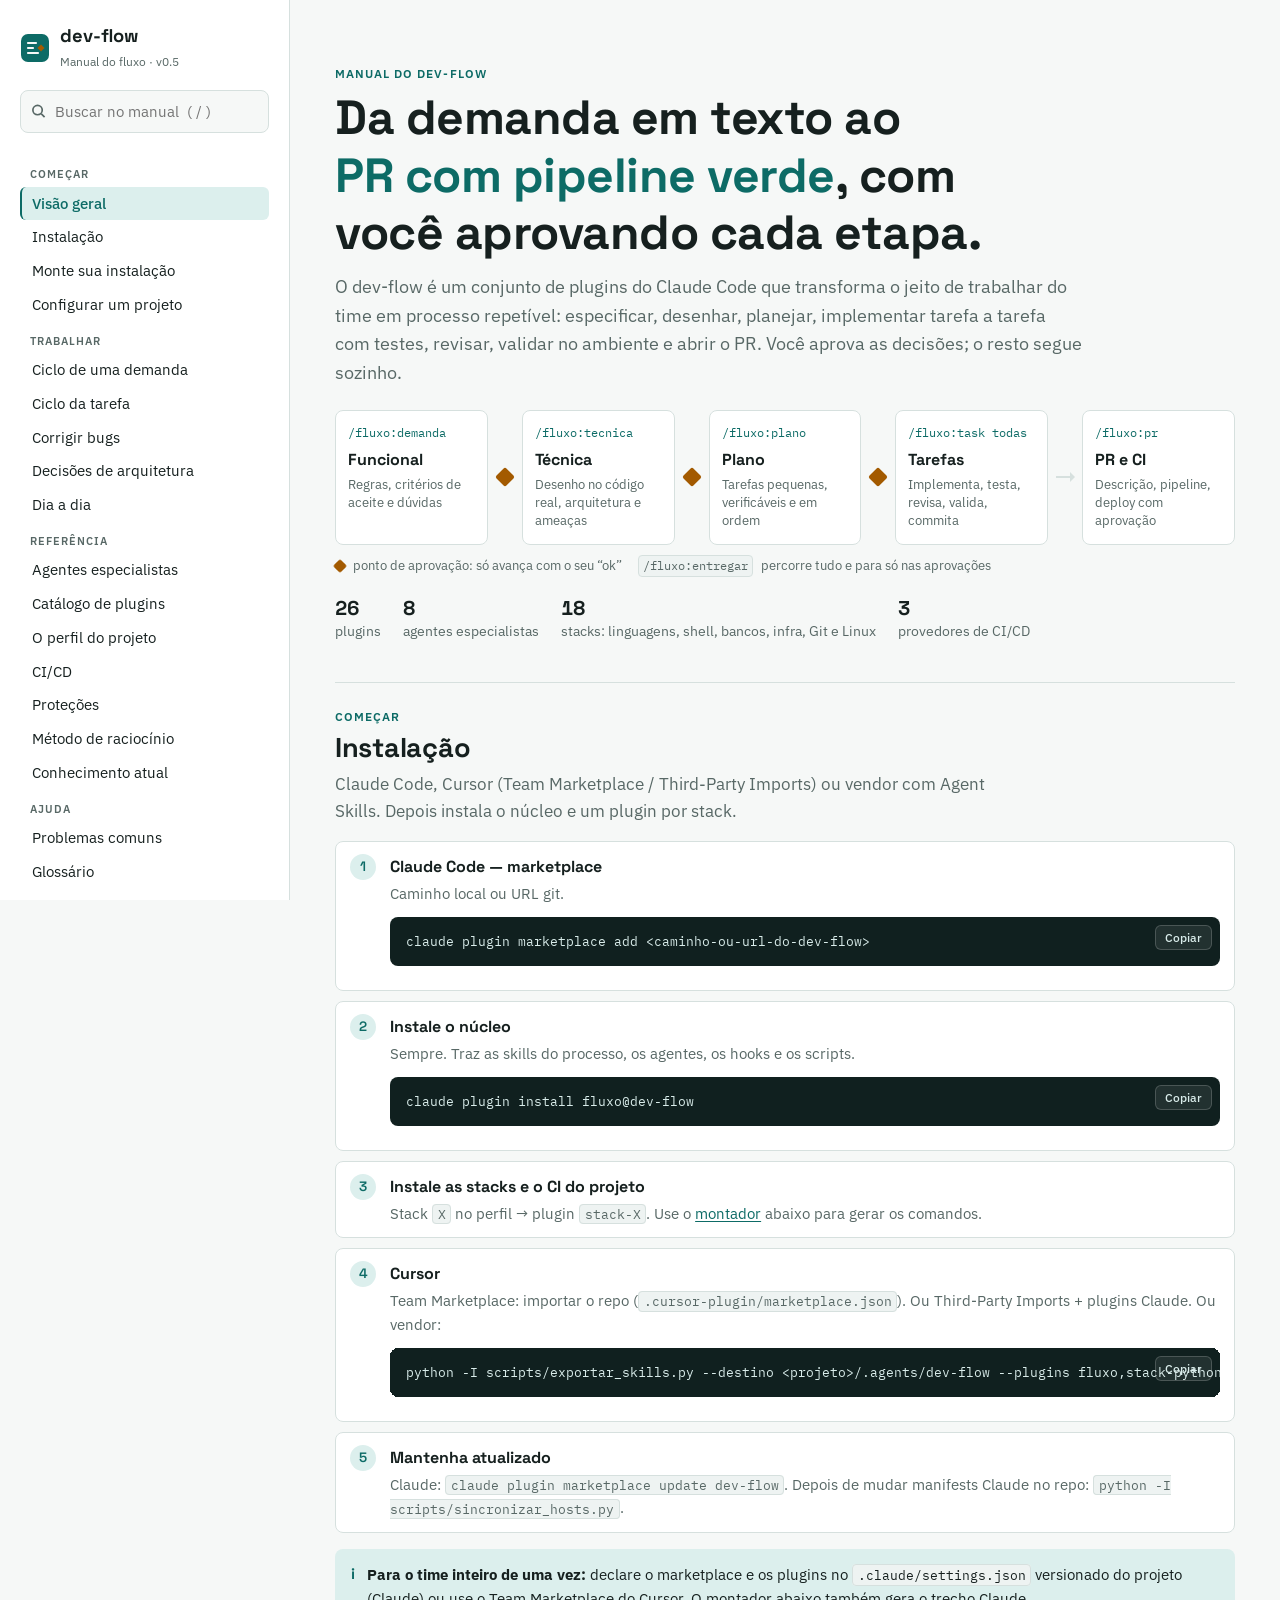
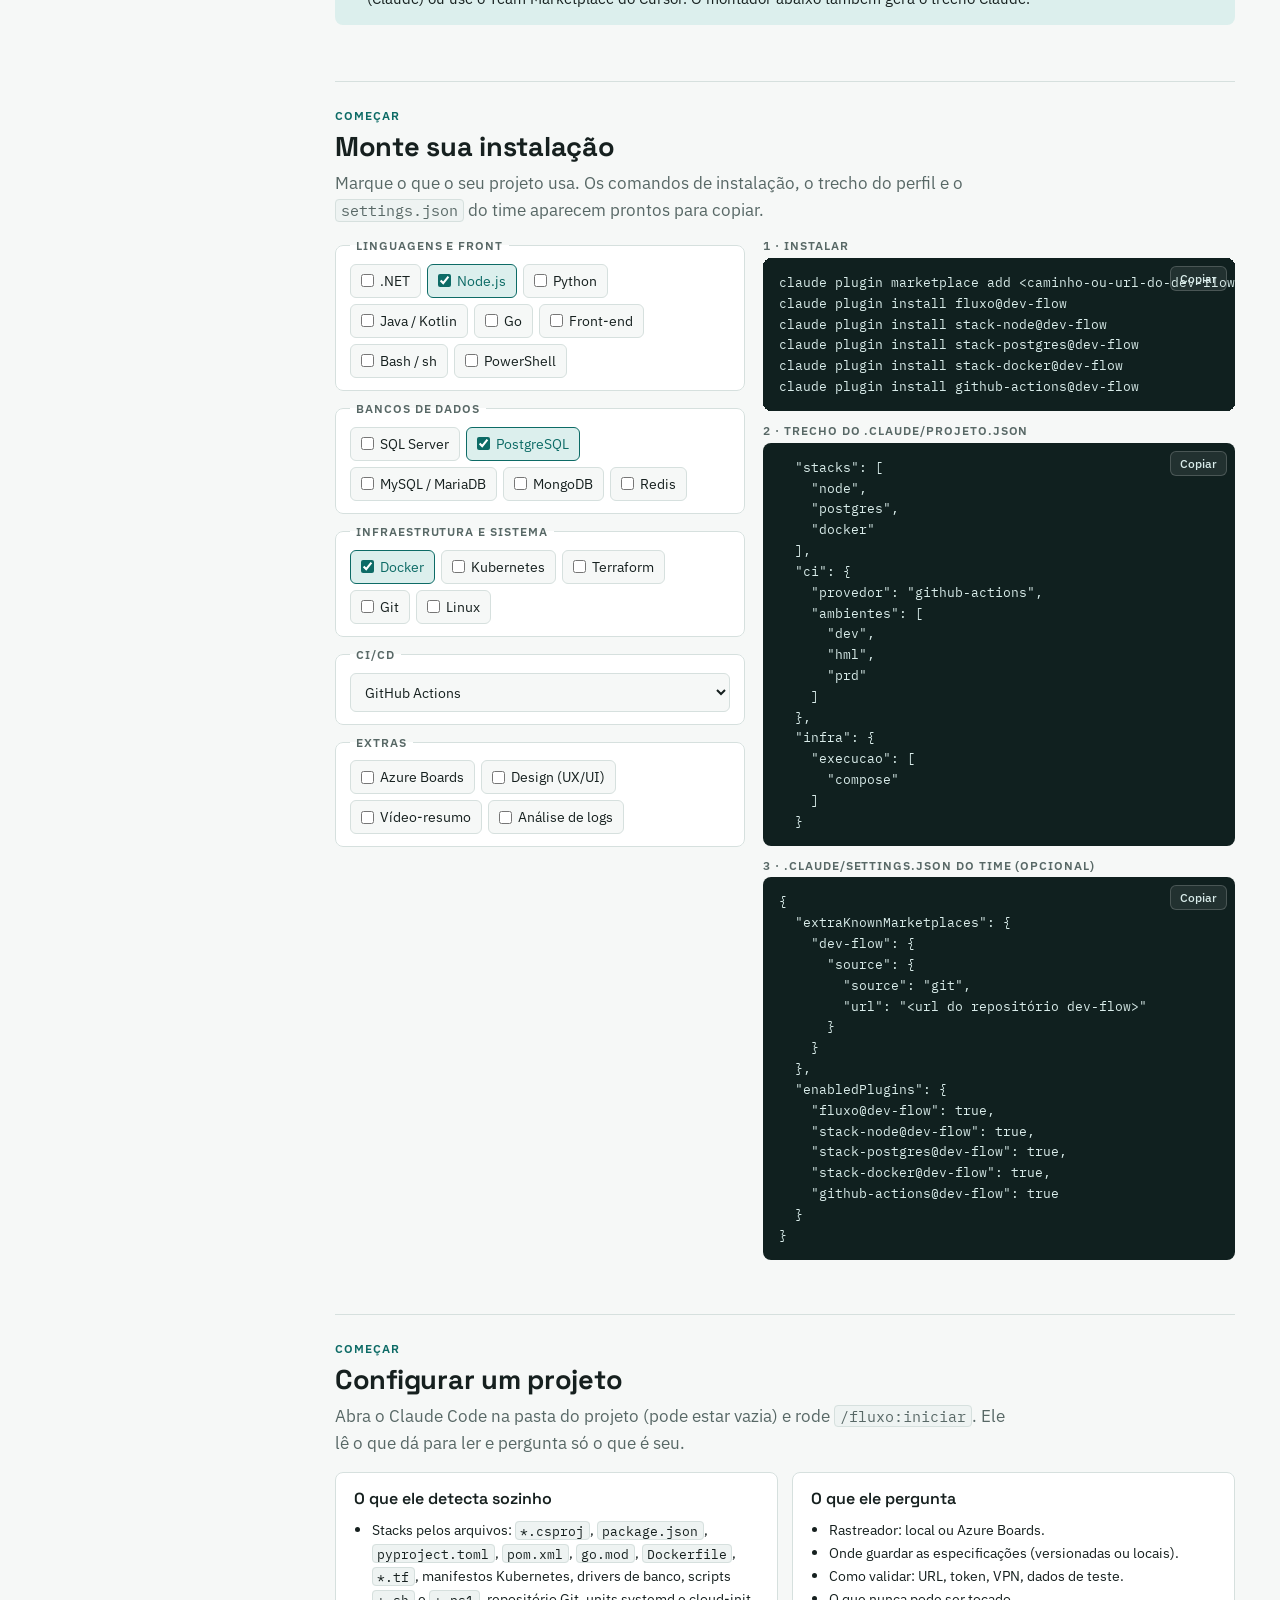
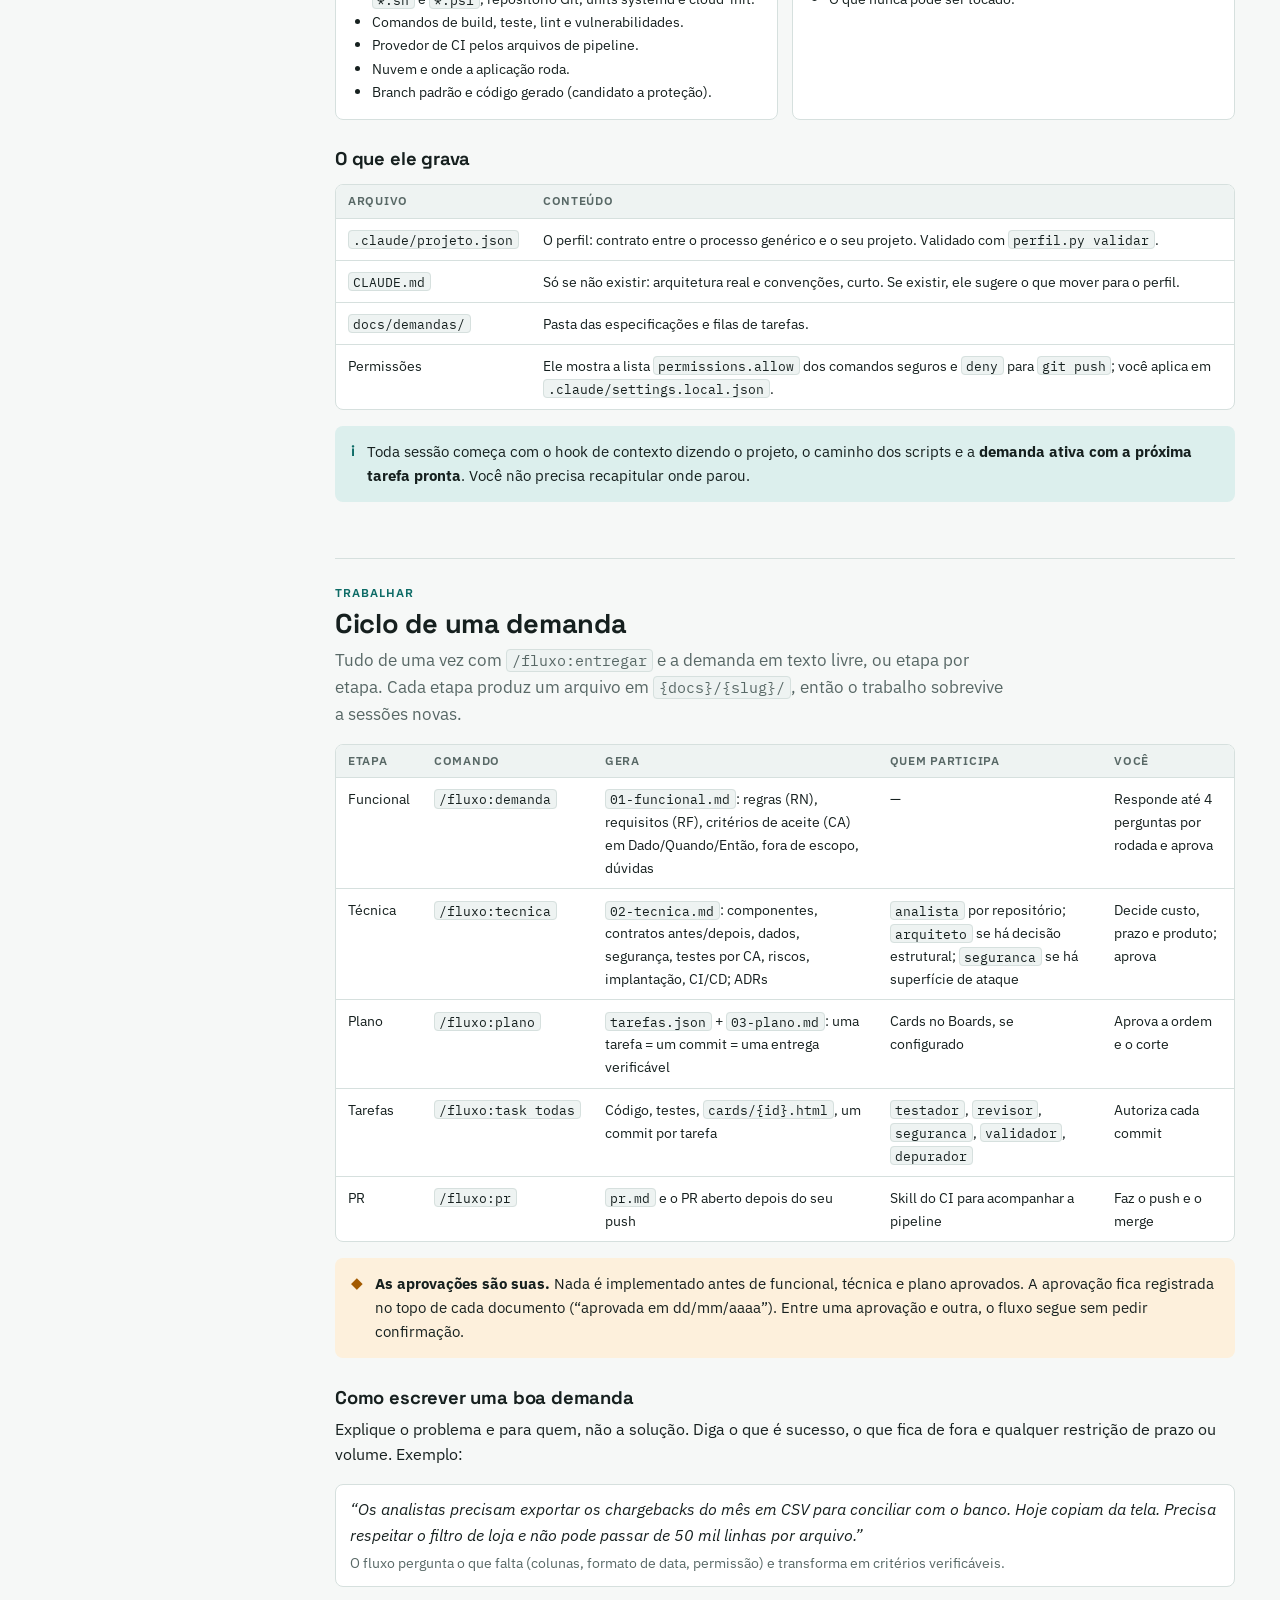
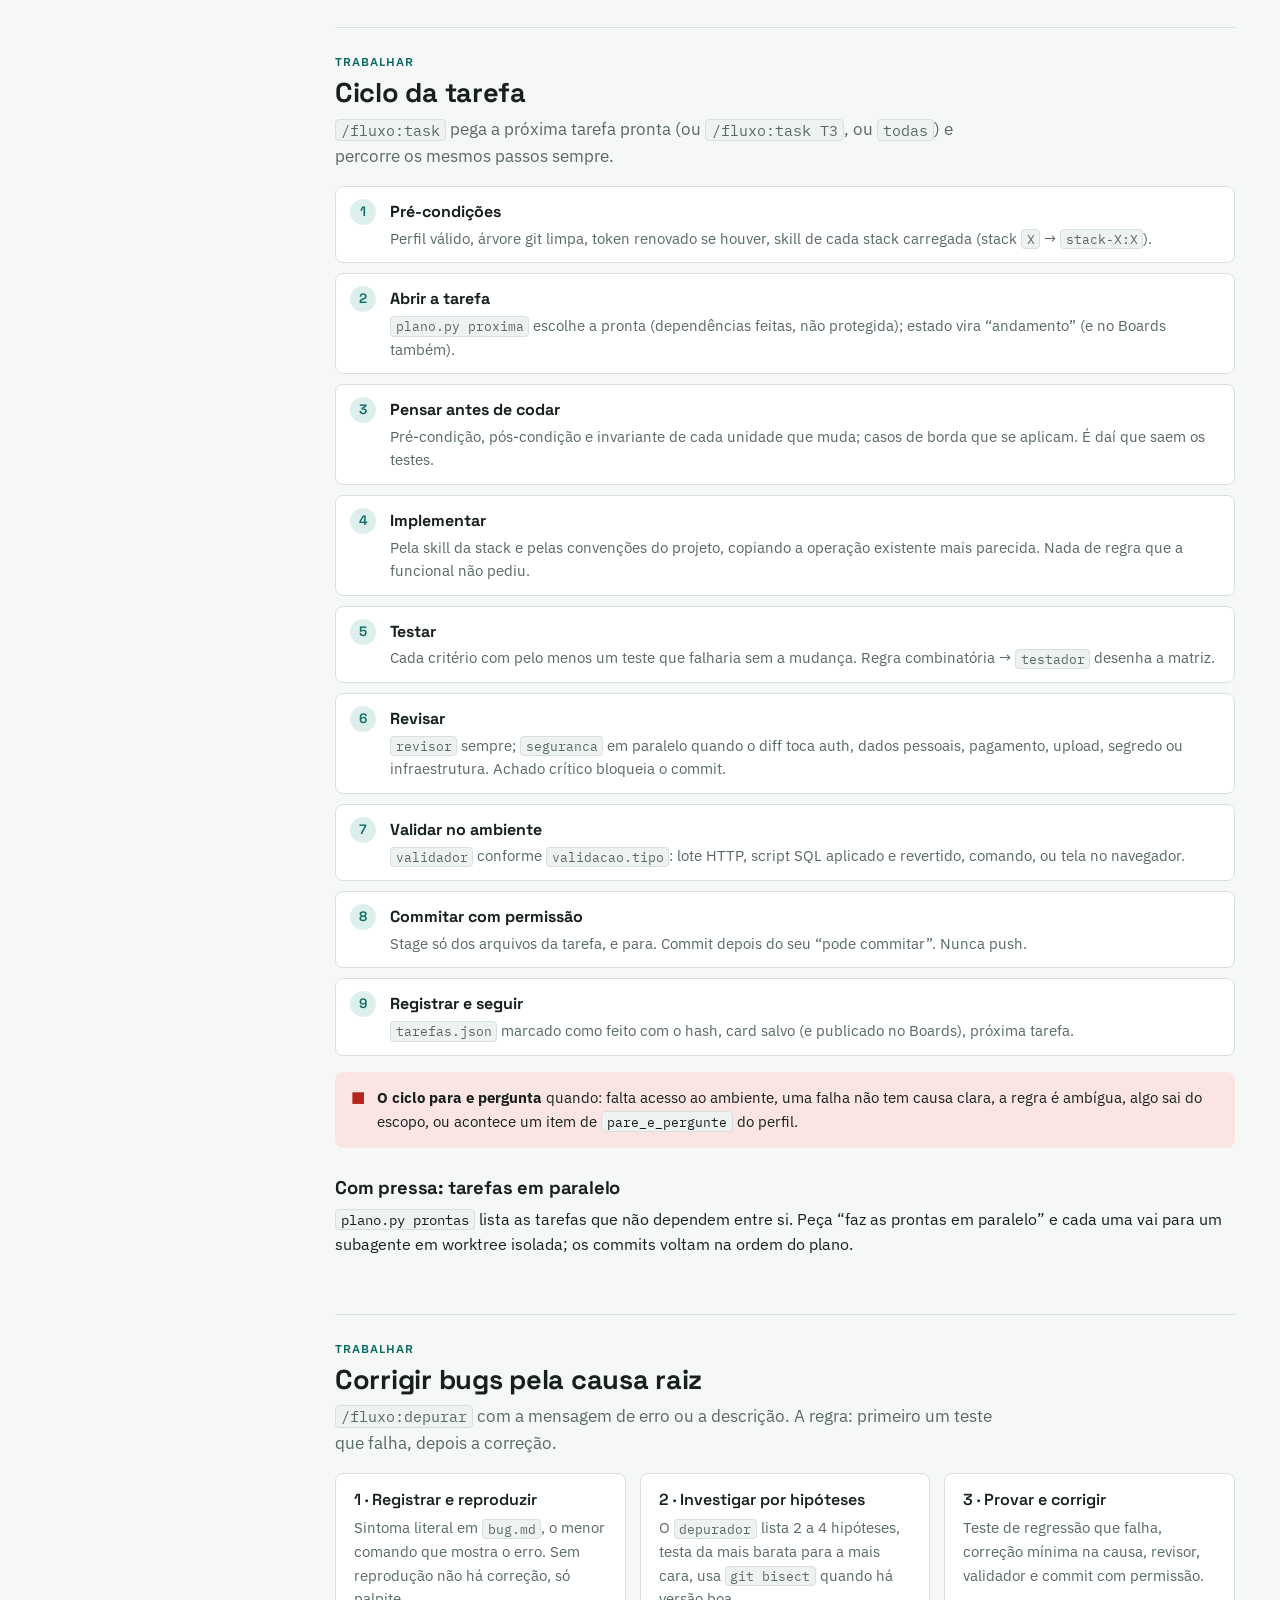
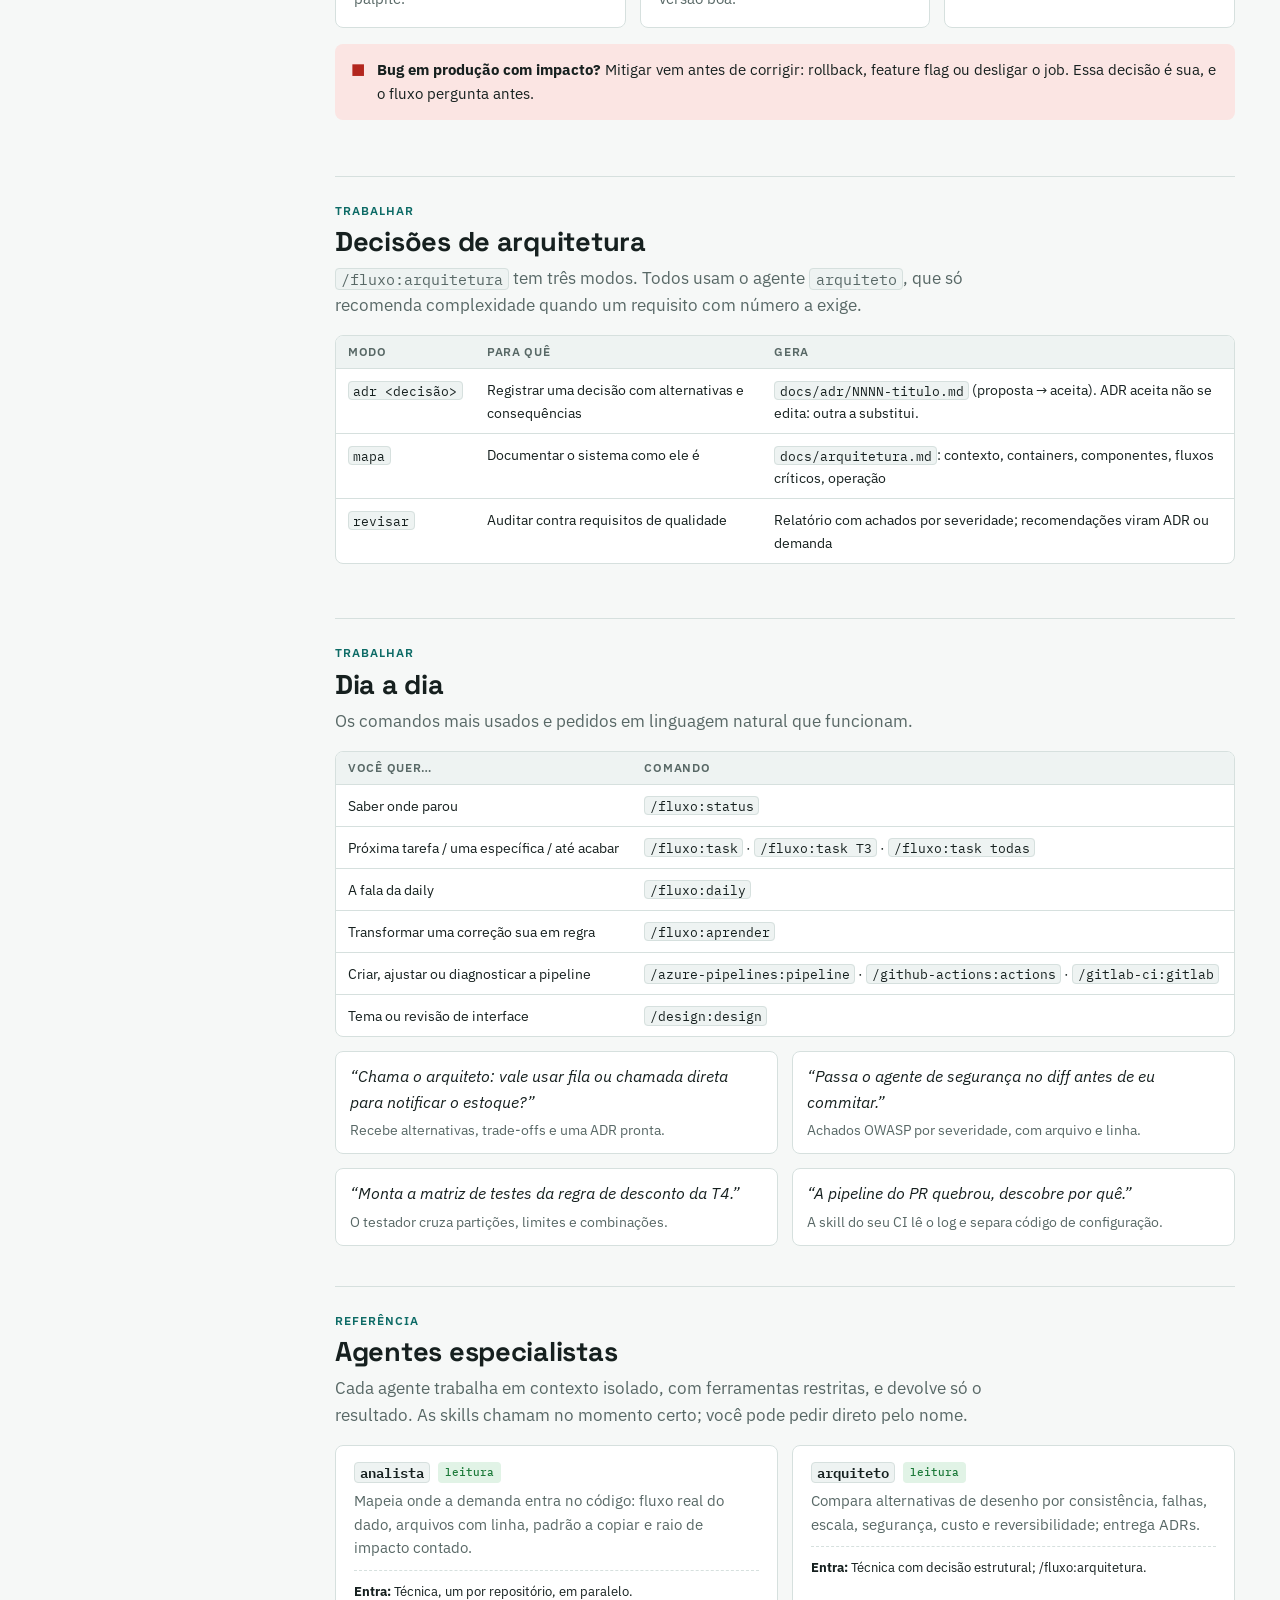
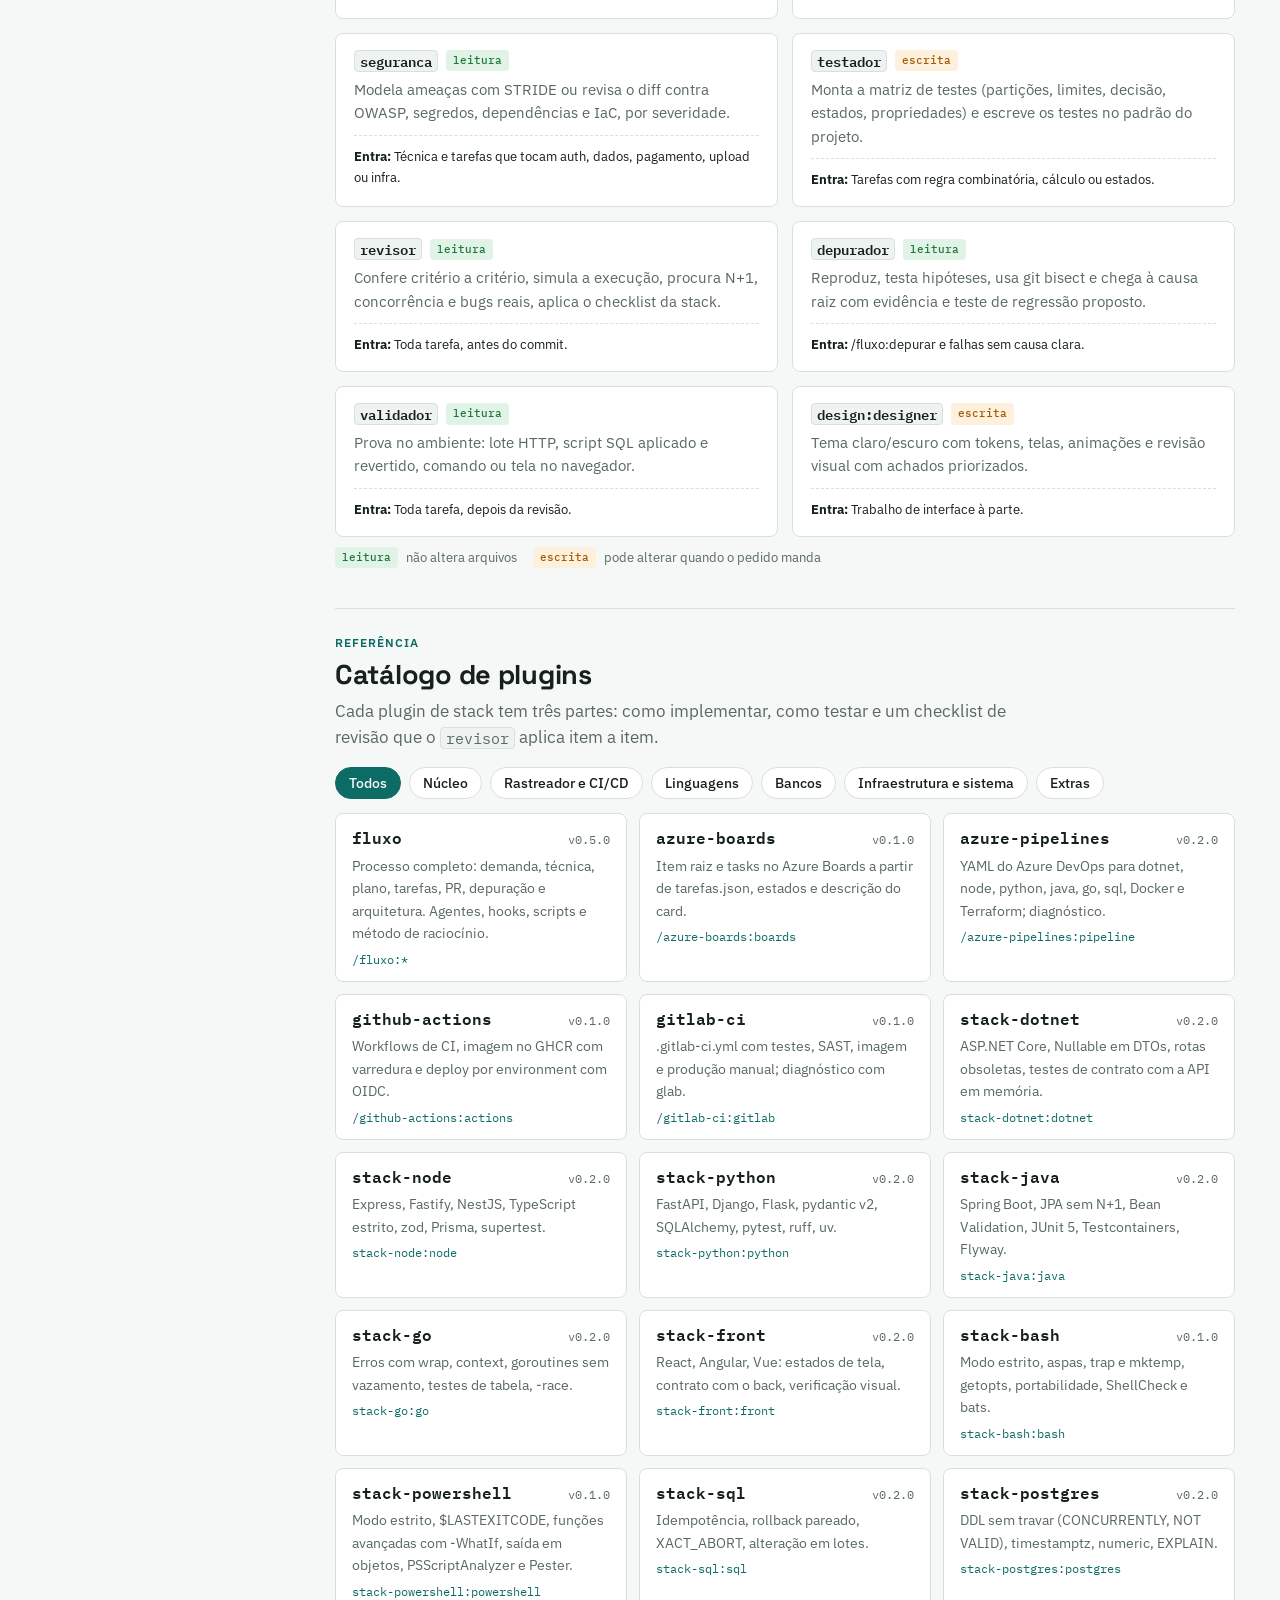
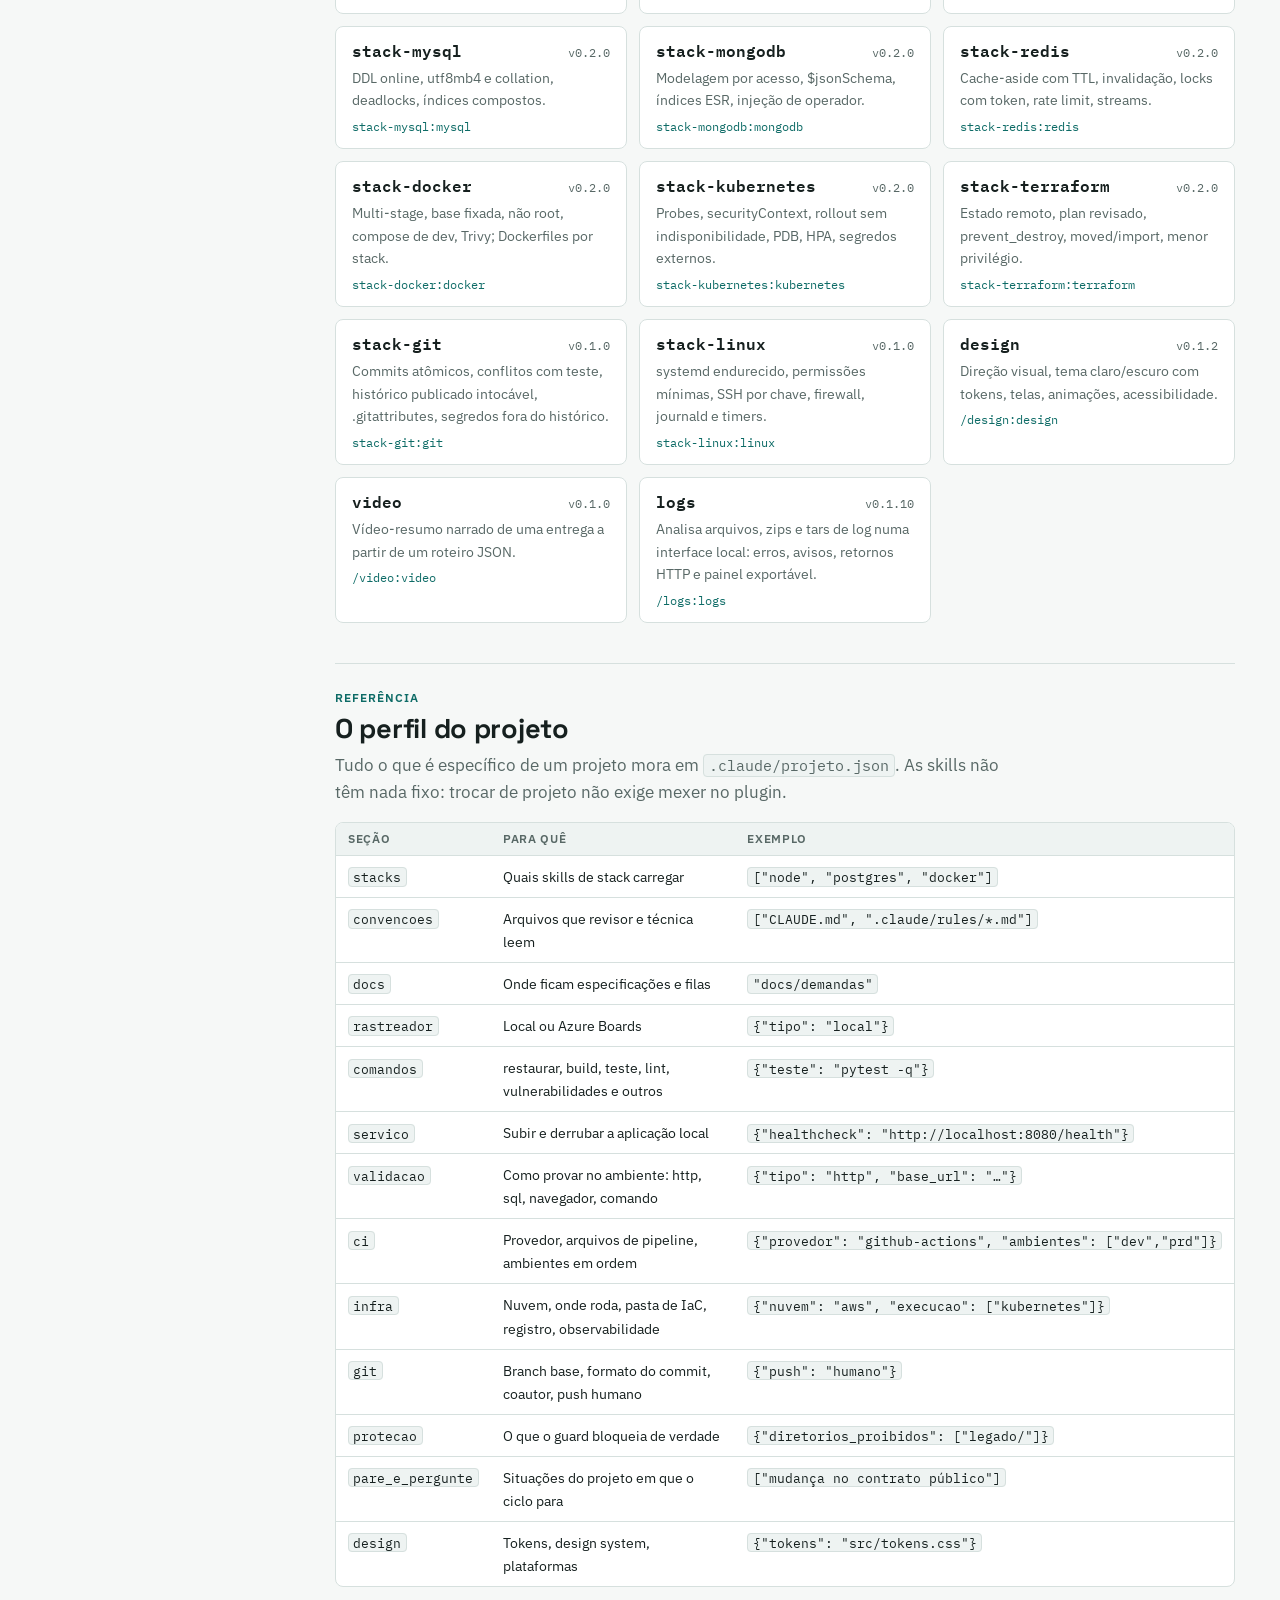
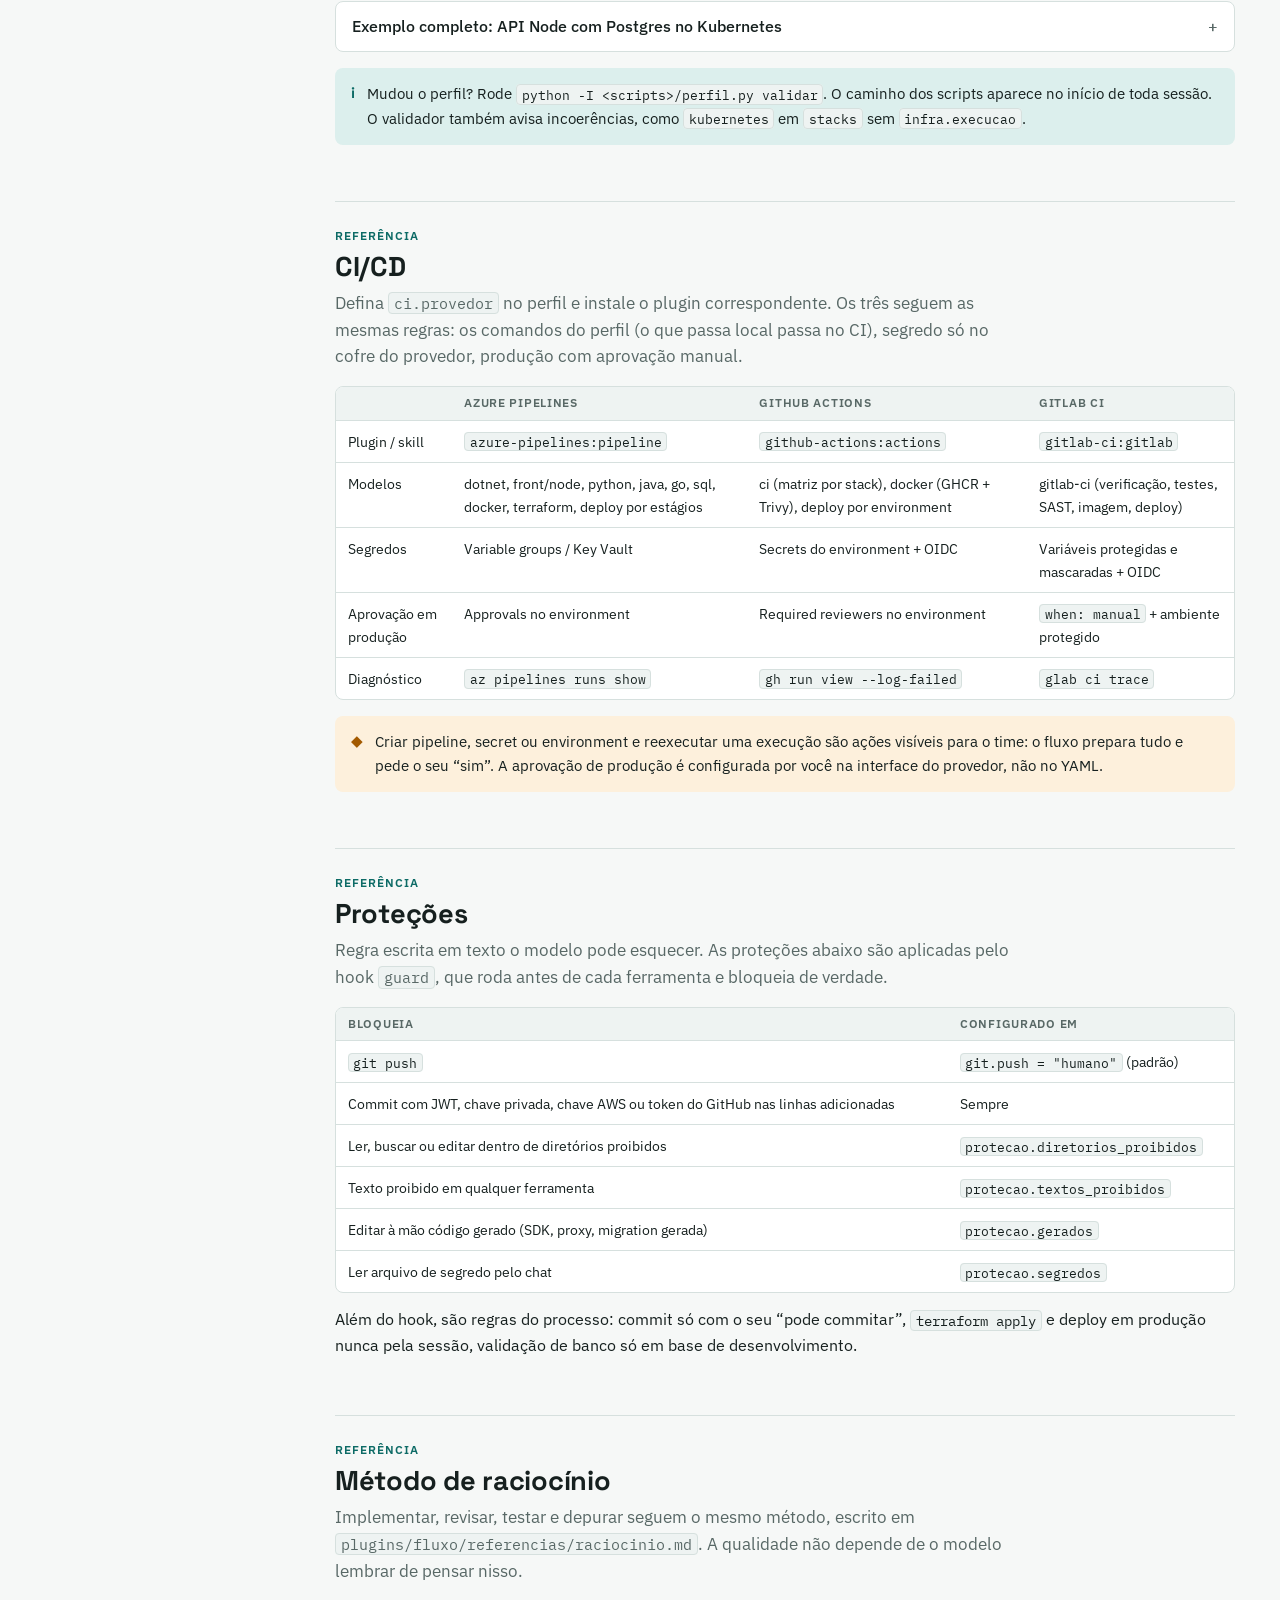
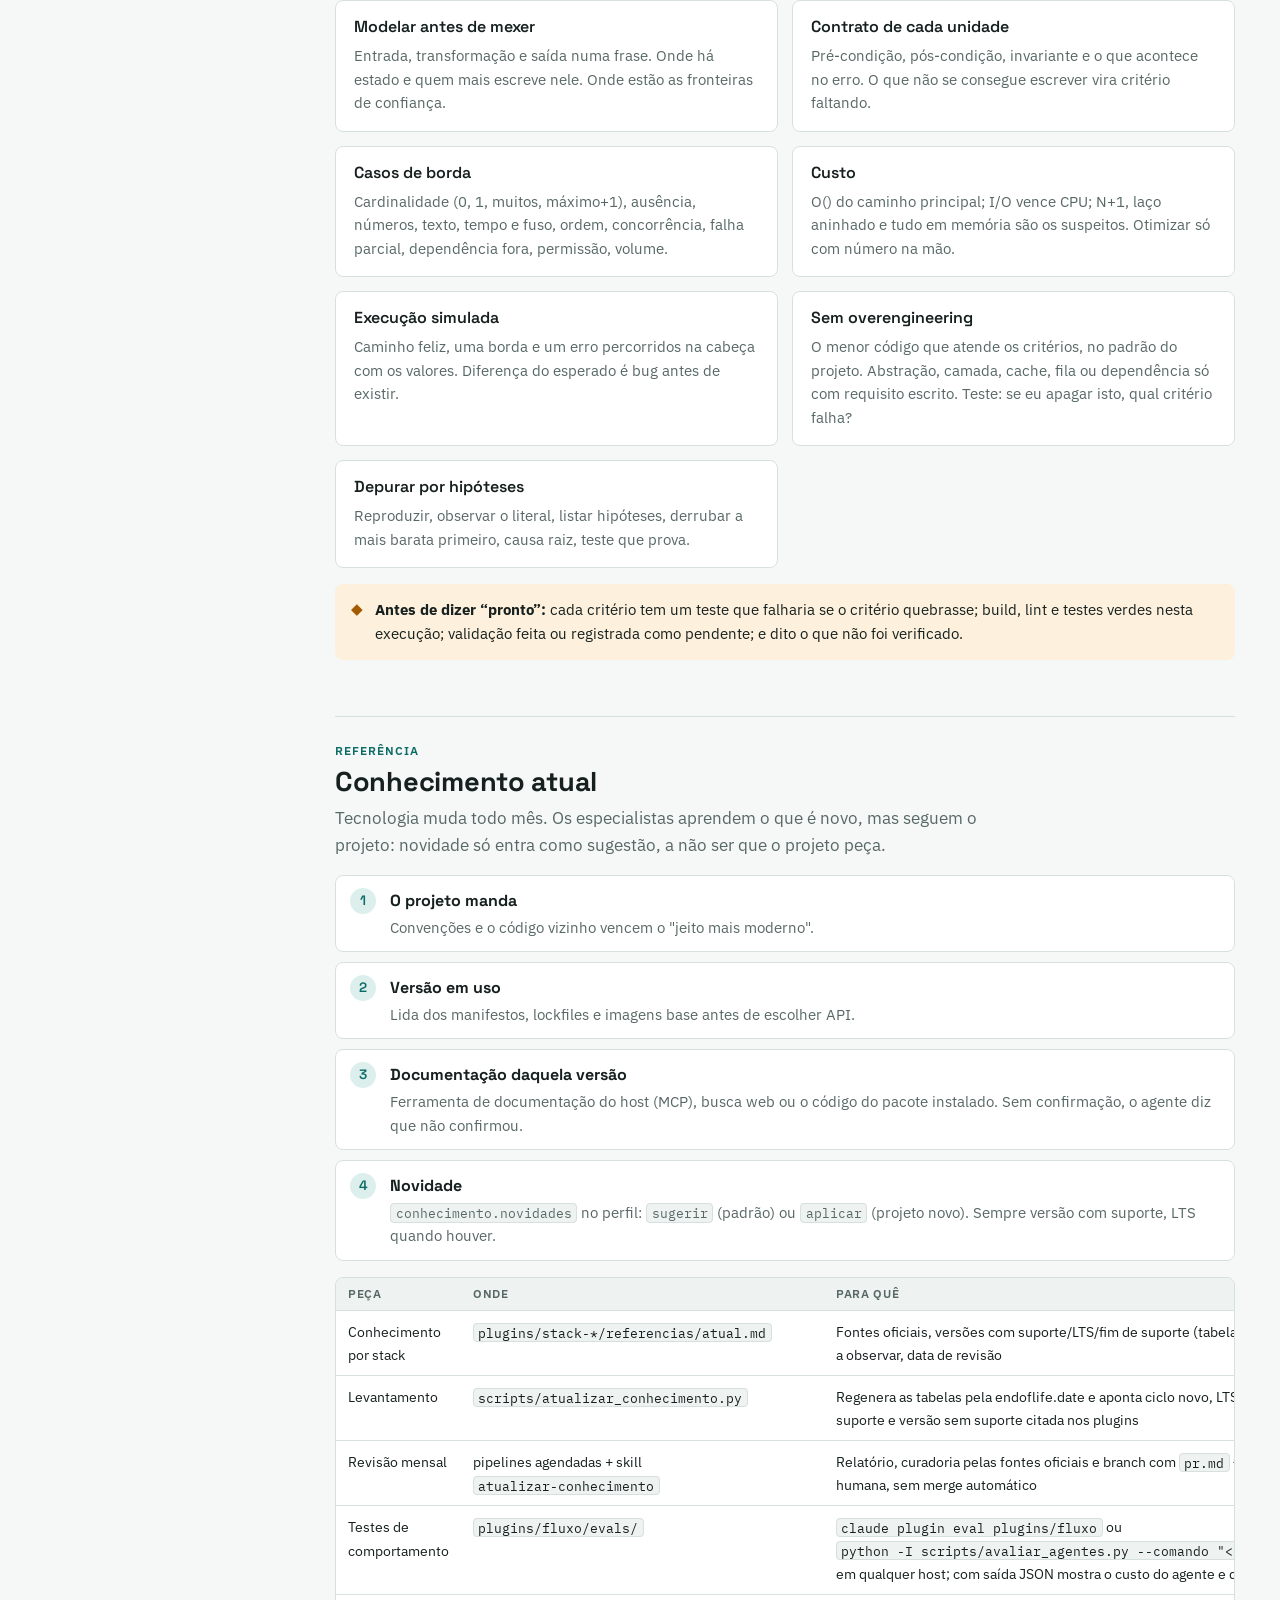
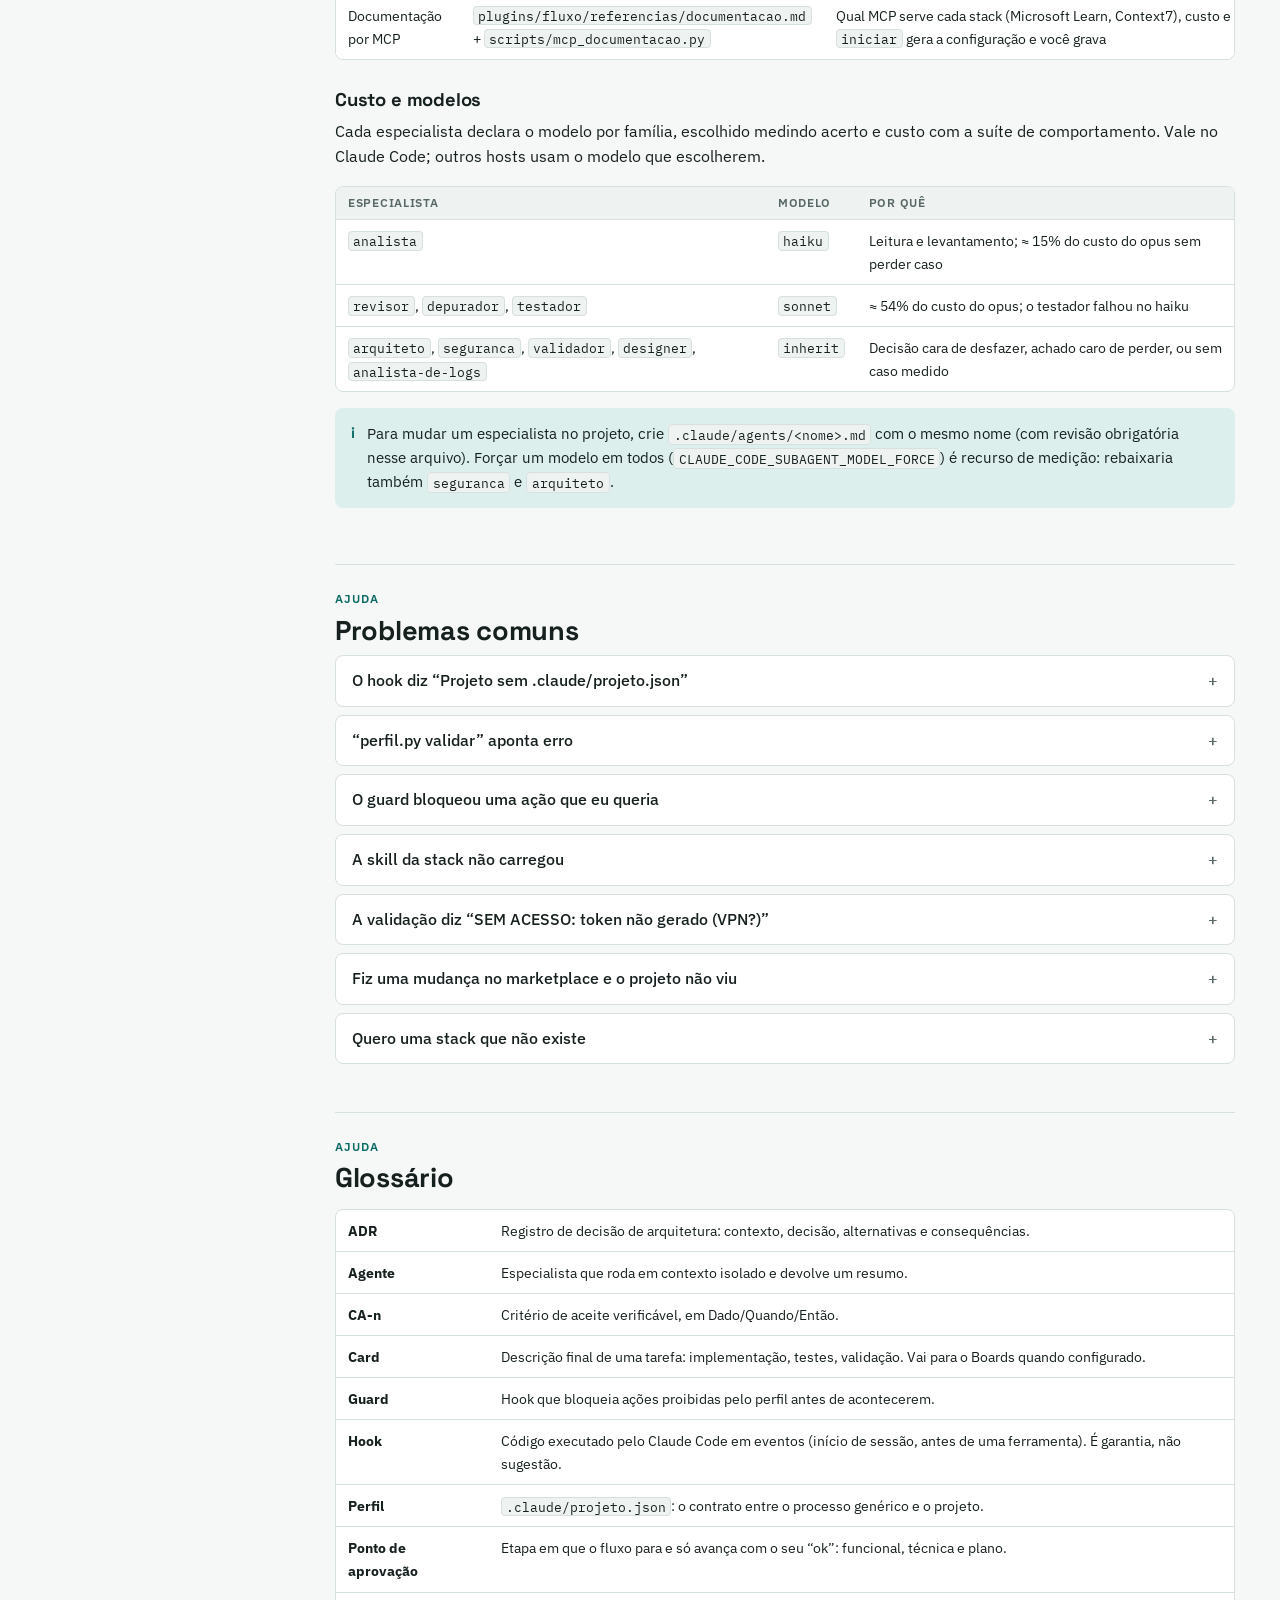
<file: docs/manual/index.html>
<!doctype html>
<html lang="pt-BR">
<head>
<meta charset="utf-8">
<meta name="viewport" content="width=device-width, initial-scale=1, viewport-fit=cover">
<title>Manual do dev-flow</title>
<meta name="claude:viewport-fit-sides" content="cover">
<link rel="preconnect" href="https://fonts.googleapis.com">
<link rel="preconnect" href="https://fonts.gstatic.com" crossorigin>
<link rel="stylesheet" href="https://fonts.googleapis.com/css2?family=IBM+Plex+Mono:wght@400;500&family=IBM+Plex+Sans:ital,wght@0,400;0,500;0,600;1,400&family=Space+Grotesk:wght@500;600;700&display=swap">
<style>
/* Layout: barra lateral fixa com busca + coluna de leitura; no celular a barra vira um menu recolhível no topo. */
:root {
  --bg: #f6f8f7;
  --surface: #ffffff;
  --surface-2: #eef3f2;
  --fg: #16201f;
  --muted: #586866;
  --line: #d6e0de;
  --accent: #0d6b66;
  --accent-soft: #dcefed;
  --gate: #a35a00;
  --gate-soft: #fdf0dc;
  --danger: #b3261e;
  --danger-soft: #fbe5e3;
  --ok: #1d7a3a;
  --ok-soft: #e1f3e6;
  --code-bg: #10201f;
  --code-fg: #d9ecea;
  --font-display: "Space Grotesk", "Segoe UI", system-ui, sans-serif;
  --font-body: "IBM Plex Sans", "Segoe UI", system-ui, sans-serif;
  --font-mono: "IBM Plex Mono", Consolas, "Liberation Mono", monospace;
  --radius: 8px;
  color-scheme: light;
}
@media (prefers-color-scheme: dark) {
  :root:not([data-theme="light"]) {
    --bg: #0e1615; --surface: #142120; --surface-2: #1a2a29; --fg: #e3eeec; --muted: #9db2af; --line: #2a3d3b;
    --accent: #5fd0c5; --accent-soft: #173936; --gate: #f2b35b; --gate-soft: #3a2a12; --danger: #ff8a80; --danger-soft: #3d1a17;
    --ok: #7fd895; --ok-soft: #173322; --code-bg: #091110; --code-fg: #d9ecea; color-scheme: dark;
  }
}
:root[data-theme="dark"] {
  --bg: #0e1615; --surface: #142120; --surface-2: #1a2a29; --fg: #e3eeec; --muted: #9db2af; --line: #2a3d3b;
  --accent: #5fd0c5; --accent-soft: #173936; --gate: #f2b35b; --gate-soft: #3a2a12; --danger: #ff8a80; --danger-soft: #3d1a17;
  --ok: #7fd895; --ok-soft: #173322; --code-bg: #091110; --code-fg: #d9ecea; color-scheme: dark;
}
* { box-sizing: border-box; }
html { scroll-behavior: smooth; scroll-padding-top: 16px; }
@media (prefers-reduced-motion: reduce) { html { scroll-behavior: auto; } * { transition: none !important; } }
body {
  margin: 0; background: var(--bg); color: var(--fg);
  font: 16px/1.6 var(--font-body);
  -webkit-font-smoothing: antialiased;
}
a { color: var(--accent); text-underline-offset: 2px; }
a:focus-visible, button:focus-visible, input:focus-visible, select:focus-visible, summary:focus-visible, label:focus-within {
  outline: 2px solid var(--accent); outline-offset: 2px; border-radius: 4px;
}
code, kbd, pre { font-family: var(--font-mono); font-size: .88em; }
:not(pre) > code { background: var(--surface-2); border: 1px solid var(--line); padding: .05em .35em; border-radius: 4px; overflow-wrap: anywhere; }
h1, h2, h3 { font-family: var(--font-display); line-height: 1.2; text-wrap: balance; letter-spacing: -.01em; }
h2 { font-size: 1.7rem; margin: 0 0 .4rem; }
h3 { font-size: 1.15rem; margin: 1.8rem 0 .5rem; }
p { margin: 0 0 1rem; }
.eyebrow { font: 600 .72rem/1 var(--font-body); text-transform: uppercase; letter-spacing: .09em; color: var(--accent); margin-bottom: .6rem; display: block; }
.lead { color: var(--muted); font-size: 1.05rem; max-width: 68ch; }

/* Estrutura */
.app { display: grid; grid-template-columns: 290px minmax(0, 1fr); min-height: 100vh; }
.side {
  position: sticky; top: 0; height: 100vh; overflow-y: auto;
  background: var(--surface); border-right: 1px solid var(--line);
  padding-block: 24px; padding-left: max(20px, env(safe-area-inset-left, 0px)); padding-right: 20px;
  display: flex; flex-direction: column; gap: 18px;
}
.brand { display: flex; align-items: center; gap: 10px; text-decoration: none; color: var(--fg); }
.brand-mark { width: 30px; height: 30px; flex: none; }
.brand strong { font: 700 1.15rem/1 var(--font-display); }
.brand span { display: block; font-size: .78rem; color: var(--muted); margin-top: 2px; }
.search { position: relative; }
.search input {
  width: 100%; padding: 9px 12px 9px 34px; border: 1px solid var(--line); border-radius: var(--radius);
  background: var(--bg); color: var(--fg); font: inherit; font-size: .93rem;
}
.search svg { position: absolute; left: 11px; top: 50%; transform: translateY(-50%); width: 15px; height: 15px; color: var(--muted); }
.results { display: flex; flex-direction: column; gap: 4px; }
.results a { display: block; padding: 8px 10px; border-radius: 6px; text-decoration: none; color: var(--fg); background: var(--surface-2); font-size: .88rem; }
.results a small { display: block; color: var(--muted); font-size: .78rem; line-height: 1.35; margin-top: 2px; }
.results mark { background: var(--gate-soft); color: inherit; border-radius: 2px; }
.results p { font-size: .85rem; color: var(--muted); margin: 0; }
nav.toc { display: flex; flex-direction: column; gap: 14px; }
.toc-group > span { font: 600 .7rem/1 var(--font-body); text-transform: uppercase; letter-spacing: .09em; color: var(--muted); display: block; margin: 0 0 6px 10px; }
.toc a {
  display: block; padding: 5px 10px; border-radius: 6px; text-decoration: none; color: var(--fg); font-size: .93rem;
  border-left: 2px solid transparent;
}
.toc a:hover { background: var(--surface-2); }
.toc a.ativo { background: var(--accent-soft); color: var(--accent); border-left-color: var(--accent); font-weight: 500; }
.side-foot { margin-top: auto; display: flex; gap: 8px; align-items: center; font-size: .8rem; color: var(--muted); }
.btn-theme {
  border: 1px solid var(--line); background: var(--bg); color: var(--fg); border-radius: 6px;
  padding: 6px 10px; font: inherit; font-size: .8rem; cursor: pointer;
}
.menu-toggle { display: none; }

main { min-width: 0; padding-block: 40px 80px; padding-left: max(40px, env(safe-area-inset-left, 0px)); padding-right: max(40px, env(safe-area-inset-right, 0px)); }
.content { max-width: 900px; margin: 0 auto; }
section.doc { padding: 28px 0 40px; border-bottom: 1px solid var(--line); }
section.doc:last-of-type { border-bottom: 0; }
.hidden-by-search { display: none; }

/* Herói */
.hero { padding: 8px 0 36px; border-bottom: 1px solid var(--line); }
.hero h1 { font-size: clamp(2rem, 4.6vw, 3rem); margin: 0 0 .7rem; }
.hero h1 em { font-style: normal; color: var(--accent); }
.hero .lead { font-size: 1.12rem; }
.hero-meta { display: flex; flex-wrap: wrap; gap: 10px 22px; margin-top: 20px; font-size: .9rem; color: var(--muted); }
.hero-meta b { color: var(--fg); font-family: var(--font-display); font-size: 1.25rem; display: block; line-height: 1.1; font-variant-numeric: tabular-nums; }

/* Fluxo com pontos de aprovação */
.flow { display: flex; flex-wrap: wrap; align-items: stretch; gap: 0; margin: 22px 0 8px; }
.stage {
  flex: 1 1 140px; min-width: 0; background: var(--surface); border: 1px solid var(--line); border-radius: var(--radius);
  padding: 12px 12px 14px; display: flex; flex-direction: column; gap: 4px;
}
.stage .cmd { font-family: var(--font-mono); font-size: .78rem; color: var(--accent); overflow-wrap: anywhere; }
.stage b { font-family: var(--font-display); font-size: 1rem; }
.stage small { color: var(--muted); font-size: .8rem; line-height: 1.4; }
.link { flex: 0 0 34px; display: flex; flex-direction: column; align-items: center; justify-content: center; gap: 2px; }
.link .arrow { width: 18px; height: 2px; background: var(--line); position: relative; }
.link .arrow::after { content: ""; position: absolute; right: -1px; top: -4px; border: 5px solid transparent; border-left-color: var(--line); border-right: 0; }
.gate { width: 14px; height: 14px; background: var(--gate); transform: rotate(45deg); border-radius: 2px; }
.legend { display: flex; flex-wrap: wrap; gap: 16px; font-size: .84rem; color: var(--muted); margin-top: 10px; }
.legend span { display: inline-flex; align-items: center; gap: 8px; }
.legend .gate { width: 10px; height: 10px; }

/* Blocos */
.grid-2 { display: grid; grid-template-columns: repeat(2, minmax(0, 1fr)); gap: 14px; }
.grid-3 { display: grid; grid-template-columns: repeat(3, minmax(0, 1fr)); gap: 14px; }
.card { background: var(--surface); border: 1px solid var(--line); border-radius: var(--radius); padding: 16px 18px; min-width: 0; }
.card h4 { margin: 0 0 6px; font: 600 1rem/1.3 var(--font-display); display: flex; align-items: center; gap: 8px; flex-wrap: wrap; }
.card p { margin: 0; font-size: .92rem; color: var(--muted); }
.card ul { margin: 8px 0 0; padding-left: 18px; font-size: .9rem; }
.card .when { font-size: .82rem; color: var(--fg); margin-top: 10px; padding-top: 10px; border-top: 1px dashed var(--line); }
.tag { font: 500 .7rem/1 var(--font-mono); padding: 4px 6px; border-radius: 4px; background: var(--surface-2); color: var(--muted); border: 1px solid var(--line); }
.tag.ro { background: var(--ok-soft); color: var(--ok); border-color: transparent; }
.tag.rw { background: var(--gate-soft); color: var(--gate); border-color: transparent; }

.callout { border-radius: var(--radius); padding: 14px 16px; margin: 16px 0; display: grid; grid-template-columns: auto minmax(0, 1fr); gap: 12px; font-size: .94rem; }
.callout p:last-child { margin: 0; }
.callout.gate-c { background: var(--gate-soft); }
.callout.info { background: var(--accent-soft); }
.callout.stop { background: var(--danger-soft); }
.callout .ico { font: 700 .95rem/1.5 var(--font-display); }
.callout.gate-c .ico { color: var(--gate); }
.callout.info .ico { color: var(--accent); }
.callout.stop .ico { color: var(--danger); }

.steps { counter-reset: s; list-style: none; padding: 0; margin: 16px 0; display: flex; flex-direction: column; gap: 10px; }
.steps > li { counter-increment: s; position: relative; padding: 12px 14px 12px 54px; background: var(--surface); border: 1px solid var(--line); border-radius: var(--radius); }
.steps > li::before {
  content: counter(s); position: absolute; left: 14px; top: 12px; width: 26px; height: 26px; border-radius: 50%;
  background: var(--accent-soft); color: var(--accent); font: 600 .85rem/26px var(--font-display); text-align: center;
}
.steps > li b { font-family: var(--font-display); }
.steps > li p { margin: 2px 0 0; font-size: .92rem; color: var(--muted); }

.table-wrap { overflow-x: auto; margin: 14px 0; border: 1px solid var(--line); border-radius: var(--radius); background: var(--surface); }
table { border-collapse: collapse; width: 100%; font-size: .9rem; }
th, td { text-align: left; padding: 9px 12px; border-bottom: 1px solid var(--line); vertical-align: top; }
th { font: 600 .74rem/1.2 var(--font-body); text-transform: uppercase; letter-spacing: .06em; color: var(--muted); background: var(--surface-2); }
tr:last-child td { border-bottom: 0; }
td code { white-space: nowrap; }

pre {
  background: var(--code-bg); color: var(--code-fg); border-radius: var(--radius); padding: 14px 16px; margin: 0;
  overflow-x: auto; line-height: 1.55; font-size: .84rem;
}
.code { position: relative; margin: 12px 0; }
.copy {
  position: absolute; top: 8px; right: 8px; border: 1px solid #ffffff2e; background: #ffffff14; color: var(--code-fg);
  border-radius: 6px; padding: 4px 9px; font: 500 .75rem var(--font-body); cursor: pointer;
}
.copy:hover { background: #ffffff26; }

details.faq { background: var(--surface); border: 1px solid var(--line); border-radius: var(--radius); margin: 8px 0; }
details.faq summary { cursor: pointer; padding: 12px 16px; font-weight: 500; list-style: none; display: flex; justify-content: space-between; gap: 12px; }
details.faq summary::-webkit-details-marker { display: none; }
details.faq summary::after { content: "+"; color: var(--muted); font-family: var(--font-mono); }
details.faq[open] summary::after { content: "−"; }
details.faq > div { padding: 0 16px 14px; font-size: .93rem; color: var(--muted); }
details.faq > div p:last-child { margin: 0; }

/* Catálogo */
.filters { display: flex; flex-wrap: wrap; gap: 8px; margin: 14px 0; }
.chip {
  border: 1px solid var(--line); background: var(--surface); color: var(--fg); border-radius: 999px;
  padding: 6px 13px; font: 500 .85rem var(--font-body); cursor: pointer;
}
.chip[aria-pressed="true"] { background: var(--accent); color: var(--bg); border-color: var(--accent); }
.plugins { display: grid; grid-template-columns: repeat(auto-fill, minmax(250px, 1fr)); gap: 12px; }
.plugin { background: var(--surface); border: 1px solid var(--line); border-radius: var(--radius); padding: 14px 16px; display: flex; flex-direction: column; gap: 6px; min-width: 0; }
.plugin header { display: flex; justify-content: space-between; align-items: baseline; gap: 8px; }
.plugin h4 { margin: 0; font: 600 .98rem/1.3 var(--font-mono); overflow-wrap: anywhere; }
.plugin .ver { font: .74rem var(--font-mono); color: var(--muted); }
.plugin p { margin: 0; font-size: .88rem; color: var(--muted); }
.plugin .skill { font: .78rem var(--font-mono); color: var(--accent); }

/* Montador */
.builder { display: grid; grid-template-columns: minmax(0, 1fr) minmax(0, 1.15fr); gap: 18px; margin-top: 16px; }
.builder fieldset { border: 1px solid var(--line); border-radius: var(--radius); padding: 12px 14px; margin: 0 0 12px; background: var(--surface); }
.builder legend { font: 600 .74rem/1 var(--font-body); text-transform: uppercase; letter-spacing: .08em; color: var(--muted); padding: 0 6px; }
.opts { display: flex; flex-wrap: wrap; gap: 6px; }
.opt { display: inline-flex; align-items: center; gap: 6px; padding: 5px 10px; border: 1px solid var(--line); border-radius: 6px; font-size: .86rem; cursor: pointer; background: var(--bg); }
.opt:has(input:checked) { border-color: var(--accent); background: var(--accent-soft); color: var(--accent); }
.opt input { accent-color: var(--accent); margin: 0; }
.builder select { width: 100%; padding: 8px 10px; border: 1px solid var(--line); border-radius: 6px; background: var(--bg); color: var(--fg); font: inherit; font-size: .9rem; }
.out h4 { margin: 0 0 6px; font: 600 .74rem/1 var(--font-body); text-transform: uppercase; letter-spacing: .08em; color: var(--muted); }
.out .code { margin: 0 0 14px; }

.kbdrow { display: flex; flex-wrap: wrap; gap: 8px; margin: 10px 0; }
.ask { background: var(--surface); border: 1px solid var(--line); border-radius: var(--radius); padding: 12px 14px; }
.ask q { font-style: italic; quotes: "“" "”"; }
.ask div { font-size: .86rem; color: var(--muted); margin-top: 4px; }

footer.end { color: var(--muted); font-size: .85rem; padding-top: 30px; }

@media (max-width: 1080px) { .grid-3 { grid-template-columns: repeat(2, minmax(0, 1fr)); } .builder { grid-template-columns: minmax(0, 1fr); } }
@media (max-width: 860px) {
  .app { grid-template-columns: minmax(0, 1fr); }
  .side {
    position: sticky; top: env(safe-area-inset-top, 0px); height: auto; max-height: 100vh; z-index: 5; border-right: 0; border-bottom: 1px solid var(--line);
    padding-block: 12px; padding-left: max(16px, env(safe-area-inset-left, 0px)); padding-right: max(16px, env(safe-area-inset-right, 0px)); gap: 12px;
  }
  body::before { content: ""; position: fixed; inset: 0 0 auto; height: env(safe-area-inset-top, 0px); z-index: 10; background: var(--surface); }
  .side-top { display: flex; justify-content: space-between; align-items: center; gap: 10px; }
  .menu-toggle { display: inline-flex; border: 1px solid var(--line); background: var(--bg); color: var(--fg); border-radius: 6px; padding: 6px 12px; font: 500 .85rem var(--font-body); cursor: pointer; }
  .side:not(.aberto) nav.toc, .side:not(.aberto) .side-foot { display: none; }
  .side.aberto { overflow-y: auto; }
  main { padding-block: 24px 60px; padding-left: max(16px, env(safe-area-inset-left, 0px)); padding-right: max(16px, env(safe-area-inset-right, 0px)); }
  .grid-2, .grid-3 { grid-template-columns: minmax(0, 1fr); }
  .flow { flex-direction: column; }
  .link { flex-basis: 30px; flex-direction: row; }
  .link .arrow { transform: rotate(90deg); }
}
</style>
</head>
<body>
<div class="app">
  <aside class="side" id="side">
    <div class="side-top">
      <a class="brand" href="#inicio">
        <svg class="brand-mark" viewBox="0 0 30 30" aria-hidden="true">
          <rect x="1" y="1" width="28" height="28" rx="7" fill="var(--accent)"/>
          <path d="M8 10h8M8 15h5M8 20h10" stroke="var(--bg)" stroke-width="2.2" stroke-linecap="round"/>
          <rect x="18.5" y="12.5" width="5" height="5" transform="rotate(45 21 15)" fill="var(--gate)"/>
        </svg>
        <div><strong>dev-flow</strong><span>Manual do fluxo · v0.5</span></div>
      </a>
      <button class="menu-toggle" id="menuToggle" aria-expanded="false" aria-controls="toc">Menu</button>
    </div>
    <div class="search">
      <svg viewBox="0 0 16 16" fill="none" stroke="currentColor" stroke-width="1.8" aria-hidden="true"><circle cx="7" cy="7" r="5"/><path d="m11 11 3.5 3.5"/></svg>
      <input id="busca" type="search" placeholder="Buscar no manual  ( / )" aria-label="Buscar no manual" autocomplete="off">
    </div>
    <div class="results" id="resultados" hidden></div>
    <nav class="toc" id="toc" aria-label="Seções do manual">
      <div class="toc-group"><span>Começar</span>
        <a href="#inicio">Visão geral</a>
        <a href="#instalar">Instalação</a>
        <a href="#montador">Monte sua instalação</a>
        <a href="#iniciar">Configurar um projeto</a>
      </div>
      <div class="toc-group"><span>Trabalhar</span>
        <a href="#demanda">Ciclo de uma demanda</a>
        <a href="#tarefa">Ciclo da tarefa</a>
        <a href="#bugs">Corrigir bugs</a>
        <a href="#arquitetura">Decisões de arquitetura</a>
        <a href="#diaadia">Dia a dia</a>
      </div>
      <div class="toc-group"><span>Referência</span>
        <a href="#agentes">Agentes especialistas</a>
        <a href="#catalogo">Catálogo de plugins</a>
        <a href="#perfil">O perfil do projeto</a>
        <a href="#cicd">CI/CD</a>
        <a href="#protecoes">Proteções</a>
        <a href="#raciocinio">Método de raciocínio</a>
        <a href="#conhecimento">Conhecimento atual</a>
      </div>
      <div class="toc-group"><span>Ajuda</span>
        <a href="#problemas">Problemas comuns</a>
        <a href="#glossario">Glossário</a>
      </div>
    </nav>
    <div class="side-foot">
      <button class="btn-theme" id="tema" type="button">Alternar tema</button>
      <span>pt-BR</span>
    </div>
  </aside>

  <main>
    <div class="content">

      <section class="doc hero" id="inicio" data-titulo="Visão geral">
        <span class="eyebrow">Manual do dev-flow</span>
        <h1>Da demanda em texto ao <em>PR com pipeline verde</em>, com você aprovando cada etapa.</h1>
        <p class="lead">O dev-flow é um conjunto de plugins do Claude Code que transforma o jeito de trabalhar do time em processo repetível: especificar, desenhar, planejar, implementar tarefa a tarefa com testes, revisar, validar no ambiente e abrir o PR. Você aprova as decisões; o resto segue sozinho.</p>
        <div class="flow" role="list" aria-label="Etapas do fluxo">
          <div class="stage" role="listitem"><span class="cmd">/fluxo:demanda</span><b>Funcional</b><small>Regras, critérios de aceite e dúvidas</small></div>
          <div class="link" aria-label="ponto de aprovação"><span class="gate"></span></div>
          <div class="stage" role="listitem"><span class="cmd">/fluxo:tecnica</span><b>Técnica</b><small>Desenho no código real, arquitetura e ameaças</small></div>
          <div class="link" aria-label="ponto de aprovação"><span class="gate"></span></div>
          <div class="stage" role="listitem"><span class="cmd">/fluxo:plano</span><b>Plano</b><small>Tarefas pequenas, verificáveis e em ordem</small></div>
          <div class="link" aria-label="ponto de aprovação"><span class="gate"></span></div>
          <div class="stage" role="listitem"><span class="cmd">/fluxo:task todas</span><b>Tarefas</b><small>Implementa, testa, revisa, valida, commita</small></div>
          <div class="link" aria-hidden="true"><span class="arrow"></span></div>
          <div class="stage" role="listitem"><span class="cmd">/fluxo:pr</span><b>PR e CI</b><small>Descrição, pipeline, deploy com aprovação</small></div>
        </div>
        <div class="legend"><span><i class="gate"></i> ponto de aprovação: só avança com o seu “ok”</span><span><code>/fluxo:entregar</code> percorre tudo e para só nas aprovações</span></div>
        <div class="hero-meta">
          <div><b>26</b>plugins</div>
          <div><b>8</b>agentes especialistas</div>
          <div><b>18</b>stacks: linguagens, shell, bancos, infra, Git e Linux</div>
          <div><b>3</b>provedores de CI/CD</div>
        </div>
      </section>

      <section class="doc" id="instalar" data-titulo="Instalação">
        <span class="eyebrow">Começar</span>
        <h2>Instalação</h2>
        <p class="lead">Claude Code, Cursor (Team Marketplace / Third-Party Imports) ou vendor com Agent Skills. Depois instala o núcleo e um plugin por stack.</p>
        <ol class="steps">
          <li><b>Claude Code — marketplace</b><p>Caminho local ou URL git.</p>
            <div class="code"><pre>claude plugin marketplace add &lt;caminho-ou-url-do-dev-flow&gt;</pre></div></li>
          <li><b>Instale o núcleo</b><p>Sempre. Traz as skills do processo, os agentes, os hooks e os scripts.</p>
            <div class="code"><pre>claude plugin install fluxo@dev-flow</pre></div></li>
          <li><b>Instale as stacks e o CI do projeto</b><p>Stack <code>X</code> no perfil → plugin <code>stack-X</code>. Use o <a href="#montador">montador</a> abaixo para gerar os comandos.</p></li>
          <li><b>Cursor</b><p>Team Marketplace: importar o repo (<code>.cursor-plugin/marketplace.json</code>). Ou Third-Party Imports + plugins Claude. Ou vendor:</p>
            <div class="code"><pre>python -I scripts/exportar_skills.py --destino &lt;projeto&gt;/.agents/dev-flow --plugins fluxo,stack-python</pre></div></li>
          <li><b>Mantenha atualizado</b><p>Claude: <code>claude plugin marketplace update dev-flow</code>. Depois de mudar manifests Claude no repo: <code>python -I scripts/sincronizar_hosts.py</code>.</p></li>
        </ol>
        <div class="callout info"><span class="ico">i</span><div><p><b>Para o time inteiro de uma vez:</b> declare o marketplace e os plugins no <code>.claude/settings.json</code> versionado do projeto (Claude) ou use o Team Marketplace do Cursor. O montador abaixo também gera o trecho Claude.</p></div></div>
      </section>

      <section class="doc" id="montador" data-titulo="Monte sua instalação">
        <span class="eyebrow">Começar</span>
        <h2>Monte sua instalação</h2>
        <p class="lead">Marque o que o seu projeto usa. Os comandos de instalação, o trecho do perfil e o <code>settings.json</code> do time aparecem prontos para copiar.</p>
        <div class="builder">
          <form id="montadorForm" onsubmit="return false">
            <fieldset><legend>Linguagens e front</legend><div class="opts" data-grupo="linguagem"></div></fieldset>
            <fieldset><legend>Bancos de dados</legend><div class="opts" data-grupo="banco"></div></fieldset>
            <fieldset><legend>Infraestrutura e sistema</legend><div class="opts" data-grupo="infra"></div></fieldset>
            <fieldset><legend>CI/CD</legend>
              <select id="ciSel" aria-label="Provedor de CI/CD">
                <option value="nenhum">Nenhum por enquanto</option>
                <option value="azure-pipelines">Azure Pipelines</option>
                <option value="github-actions" selected>GitHub Actions</option>
                <option value="gitlab-ci">GitLab CI</option>
              </select>
            </fieldset>
            <fieldset><legend>Extras</legend>
              <div class="opts">
                <label class="opt"><input type="checkbox" id="optBoards"> Azure Boards</label>
                <label class="opt"><input type="checkbox" id="optDesign"> Design (UX/UI)</label>
                <label class="opt"><input type="checkbox" id="optVideo"> Vídeo-resumo</label>
                <label class="opt"><input type="checkbox" id="optLogs"> Análise de logs</label>
              </div>
            </fieldset>
          </form>
          <div class="out">
            <h4>1 · Instalar</h4>
            <div class="code"><pre id="outInstalar"></pre><button class="copy" data-alvo="outInstalar" type="button">Copiar</button></div>
            <h4>2 · Trecho do .claude/projeto.json</h4>
            <div class="code"><pre id="outPerfil"></pre><button class="copy" data-alvo="outPerfil" type="button">Copiar</button></div>
            <h4>3 · .claude/settings.json do time (opcional)</h4>
            <div class="code"><pre id="outSettings"></pre><button class="copy" data-alvo="outSettings" type="button">Copiar</button></div>
          </div>
        </div>
      </section>

      <section class="doc" id="iniciar" data-titulo="Configurar um projeto">
        <span class="eyebrow">Começar</span>
        <h2>Configurar um projeto</h2>
        <p class="lead">Abra o Claude Code na pasta do projeto (pode estar vazia) e rode <code>/fluxo:iniciar</code>. Ele lê o que dá para ler e pergunta só o que é seu.</p>
        <div class="grid-2">
          <div class="card"><h4>O que ele detecta sozinho</h4>
            <ul><li>Stacks pelos arquivos: <code>*.csproj</code>, <code>package.json</code>, <code>pyproject.toml</code>, <code>pom.xml</code>, <code>go.mod</code>, <code>Dockerfile</code>, <code>*.tf</code>, manifestos Kubernetes, drivers de banco, scripts <code>*.sh</code> e <code>*.ps1</code>, repositório Git, units systemd e cloud-init.</li>
            <li>Comandos de build, teste, lint e vulnerabilidades.</li>
            <li>Provedor de CI pelos arquivos de pipeline.</li>
            <li>Nuvem e onde a aplicação roda.</li>
            <li>Branch padrão e código gerado (candidato a proteção).</li></ul></div>
          <div class="card"><h4>O que ele pergunta</h4>
            <ul><li>Rastreador: local ou Azure Boards.</li>
            <li>Onde guardar as especificações (versionadas ou locais).</li>
            <li>Como validar: URL, token, VPN, dados de teste.</li>
            <li>O que nunca pode ser tocado.</li></ul></div>
        </div>
        <h3>O que ele grava</h3>
        <div class="table-wrap"><table>
          <thead><tr><th>Arquivo</th><th>Conteúdo</th></tr></thead>
          <tbody>
            <tr><td><code>.claude/projeto.json</code></td><td>O perfil: contrato entre o processo genérico e o seu projeto. Validado com <code>perfil.py validar</code>.</td></tr>
            <tr><td><code>CLAUDE.md</code></td><td>Só se não existir: arquitetura real e convenções, curto. Se existir, ele sugere o que mover para o perfil.</td></tr>
            <tr><td><code>docs/demandas/</code></td><td>Pasta das especificações e filas de tarefas.</td></tr>
            <tr><td>Permissões</td><td>Ele mostra a lista <code>permissions.allow</code> dos comandos seguros e <code>deny</code> para <code>git push</code>; você aplica em <code>.claude/settings.local.json</code>.</td></tr>
          </tbody></table></div>
        <div class="callout info"><span class="ico">i</span><div><p>Toda sessão começa com o hook de contexto dizendo o projeto, o caminho dos scripts e a <b>demanda ativa com a próxima tarefa pronta</b>. Você não precisa recapitular onde parou.</p></div></div>
      </section>

      <section class="doc" id="demanda" data-titulo="Ciclo de uma demanda">
        <span class="eyebrow">Trabalhar</span>
        <h2>Ciclo de uma demanda</h2>
        <p class="lead">Tudo de uma vez com <code>/fluxo:entregar</code> e a demanda em texto livre, ou etapa por etapa. Cada etapa produz um arquivo em <code>{docs}/{slug}/</code>, então o trabalho sobrevive a sessões novas.</p>
        <div class="table-wrap"><table>
          <thead><tr><th>Etapa</th><th>Comando</th><th>Gera</th><th>Quem participa</th><th>Você</th></tr></thead>
          <tbody>
            <tr><td>Funcional</td><td><code>/fluxo:demanda</code></td><td><code>01-funcional.md</code>: regras (RN), requisitos (RF), critérios de aceite (CA) em Dado/Quando/Então, fora de escopo, dúvidas</td><td>—</td><td>Responde até 4 perguntas por rodada e aprova</td></tr>
            <tr><td>Técnica</td><td><code>/fluxo:tecnica</code></td><td><code>02-tecnica.md</code>: componentes, contratos antes/depois, dados, segurança, testes por CA, riscos, implantação, CI/CD; ADRs</td><td><code>analista</code> por repositório; <code>arquiteto</code> se há decisão estrutural; <code>seguranca</code> se há superfície de ataque</td><td>Decide custo, prazo e produto; aprova</td></tr>
            <tr><td>Plano</td><td><code>/fluxo:plano</code></td><td><code>tarefas.json</code> + <code>03-plano.md</code>: uma tarefa = um commit = uma entrega verificável</td><td>Cards no Boards, se configurado</td><td>Aprova a ordem e o corte</td></tr>
            <tr><td>Tarefas</td><td><code>/fluxo:task todas</code></td><td>Código, testes, <code>cards/{id}.html</code>, um commit por tarefa</td><td><code>testador</code>, <code>revisor</code>, <code>seguranca</code>, <code>validador</code>, <code>depurador</code></td><td>Autoriza cada commit</td></tr>
            <tr><td>PR</td><td><code>/fluxo:pr</code></td><td><code>pr.md</code> e o PR aberto depois do seu push</td><td>Skill do CI para acompanhar a pipeline</td><td>Faz o push e o merge</td></tr>
          </tbody></table></div>
        <div class="callout gate-c"><span class="ico">◆</span><div><p><b>As aprovações são suas.</b> Nada é implementado antes de funcional, técnica e plano aprovados. A aprovação fica registrada no topo de cada documento (“aprovada em dd/mm/aaaa”). Entre uma aprovação e outra, o fluxo segue sem pedir confirmação.</p></div></div>
        <h3>Como escrever uma boa demanda</h3>
        <p>Explique o problema e para quem, não a solução. Diga o que é sucesso, o que fica de fora e qualquer restrição de prazo ou volume. Exemplo:</p>
        <div class="ask"><q>Os analistas precisam exportar os chargebacks do mês em CSV para conciliar com o banco. Hoje copiam da tela. Precisa respeitar o filtro de loja e não pode passar de 50 mil linhas por arquivo.</q><div>O fluxo pergunta o que falta (colunas, formato de data, permissão) e transforma em critérios verificáveis.</div></div>
      </section>

      <section class="doc" id="tarefa" data-titulo="Ciclo da tarefa">
        <span class="eyebrow">Trabalhar</span>
        <h2>Ciclo da tarefa</h2>
        <p class="lead"><code>/fluxo:task</code> pega a próxima tarefa pronta (ou <code>/fluxo:task T3</code>, ou <code>todas</code>) e percorre os mesmos passos sempre.</p>
        <ol class="steps">
          <li><b>Pré-condições</b><p>Perfil válido, árvore git limpa, token renovado se houver, skill de cada stack carregada (stack <code>X</code> → <code>stack-X:X</code>).</p></li>
          <li><b>Abrir a tarefa</b><p><code>plano.py proxima</code> escolhe a pronta (dependências feitas, não protegida); estado vira “andamento” (e no Boards também).</p></li>
          <li><b>Pensar antes de codar</b><p>Pré-condição, pós-condição e invariante de cada unidade que muda; casos de borda que se aplicam. É daí que saem os testes.</p></li>
          <li><b>Implementar</b><p>Pela skill da stack e pelas convenções do projeto, copiando a operação existente mais parecida. Nada de regra que a funcional não pediu.</p></li>
          <li><b>Testar</b><p>Cada critério com pelo menos um teste que falharia sem a mudança. Regra combinatória → <code>testador</code> desenha a matriz.</p></li>
          <li><b>Revisar</b><p><code>revisor</code> sempre; <code>seguranca</code> em paralelo quando o diff toca auth, dados pessoais, pagamento, upload, segredo ou infraestrutura. Achado crítico bloqueia o commit.</p></li>
          <li><b>Validar no ambiente</b><p><code>validador</code> conforme <code>validacao.tipo</code>: lote HTTP, script SQL aplicado e revertido, comando, ou tela no navegador.</p></li>
          <li><b>Commitar com permissão</b><p>Stage só dos arquivos da tarefa, e para. Commit depois do seu “pode commitar”. Nunca push.</p></li>
          <li><b>Registrar e seguir</b><p><code>tarefas.json</code> marcado como feito com o hash, card salvo (e publicado no Boards), próxima tarefa.</p></li>
        </ol>
        <div class="callout stop"><span class="ico">■</span><div><p><b>O ciclo para e pergunta</b> quando: falta acesso ao ambiente, uma falha não tem causa clara, a regra é ambígua, algo sai do escopo, ou acontece um item de <code>pare_e_pergunte</code> do perfil.</p></div></div>
        <h3>Com pressa: tarefas em paralelo</h3>
        <p><code>plano.py prontas</code> lista as tarefas que não dependem entre si. Peça “faz as prontas em paralelo” e cada uma vai para um subagente em worktree isolada; os commits voltam na ordem do plano.</p>
      </section>

      <section class="doc" id="bugs" data-titulo="Corrigir bugs">
        <span class="eyebrow">Trabalhar</span>
        <h2>Corrigir bugs pela causa raiz</h2>
        <p class="lead"><code>/fluxo:depurar</code> com a mensagem de erro ou a descrição. A regra: primeiro um teste que falha, depois a correção.</p>
        <div class="grid-3">
          <div class="card"><h4>1 · Registrar e reproduzir</h4><p>Sintoma literal em <code>bug.md</code>, o menor comando que mostra o erro. Sem reprodução não há correção, só palpite.</p></div>
          <div class="card"><h4>2 · Investigar por hipóteses</h4><p>O <code>depurador</code> lista 2 a 4 hipóteses, testa da mais barata para a mais cara, usa <code>git bisect</code> quando há versão boa.</p></div>
          <div class="card"><h4>3 · Provar e corrigir</h4><p>Teste de regressão que falha, correção mínima na causa, revisor, validador e commit com permissão.</p></div>
        </div>
        <div class="callout stop"><span class="ico">■</span><div><p><b>Bug em produção com impacto?</b> Mitigar vem antes de corrigir: rollback, feature flag ou desligar o job. Essa decisão é sua, e o fluxo pergunta antes.</p></div></div>
      </section>

      <section class="doc" id="arquitetura" data-titulo="Decisões de arquitetura">
        <span class="eyebrow">Trabalhar</span>
        <h2>Decisões de arquitetura</h2>
        <p class="lead"><code>/fluxo:arquitetura</code> tem três modos. Todos usam o agente <code>arquiteto</code>, que só recomenda complexidade quando um requisito com número a exige.</p>
        <div class="table-wrap"><table>
          <thead><tr><th>Modo</th><th>Para quê</th><th>Gera</th></tr></thead>
          <tbody>
            <tr><td><code>adr &lt;decisão&gt;</code></td><td>Registrar uma decisão com alternativas e consequências</td><td><code>docs/adr/NNNN-titulo.md</code> (proposta → aceita). ADR aceita não se edita: outra a substitui.</td></tr>
            <tr><td><code>mapa</code></td><td>Documentar o sistema como ele é</td><td><code>docs/arquitetura.md</code>: contexto, containers, componentes, fluxos críticos, operação</td></tr>
            <tr><td><code>revisar</code></td><td>Auditar contra requisitos de qualidade</td><td>Relatório com achados por severidade; recomendações viram ADR ou demanda</td></tr>
          </tbody></table></div>
      </section>

      <section class="doc" id="diaadia" data-titulo="Dia a dia">
        <span class="eyebrow">Trabalhar</span>
        <h2>Dia a dia</h2>
        <p class="lead">Os comandos mais usados e pedidos em linguagem natural que funcionam.</p>
        <div class="table-wrap"><table>
          <thead><tr><th>Você quer…</th><th>Comando</th></tr></thead>
          <tbody>
            <tr><td>Saber onde parou</td><td><code>/fluxo:status</code></td></tr>
            <tr><td>Próxima tarefa / uma específica / até acabar</td><td><code>/fluxo:task</code> · <code>/fluxo:task T3</code> · <code>/fluxo:task todas</code></td></tr>
            <tr><td>A fala da daily</td><td><code>/fluxo:daily</code></td></tr>
            <tr><td>Transformar uma correção sua em regra</td><td><code>/fluxo:aprender</code></td></tr>
            <tr><td>Criar, ajustar ou diagnosticar a pipeline</td><td><code>/azure-pipelines:pipeline</code> · <code>/github-actions:actions</code> · <code>/gitlab-ci:gitlab</code></td></tr>
            <tr><td>Tema ou revisão de interface</td><td><code>/design:design</code></td></tr>
          </tbody></table></div>
        <div class="grid-2">
          <div class="ask"><q>Chama o arquiteto: vale usar fila ou chamada direta para notificar o estoque?</q><div>Recebe alternativas, trade-offs e uma ADR pronta.</div></div>
          <div class="ask"><q>Passa o agente de segurança no diff antes de eu commitar.</q><div>Achados OWASP por severidade, com arquivo e linha.</div></div>
          <div class="ask"><q>Monta a matriz de testes da regra de desconto da T4.</q><div>O testador cruza partições, limites e combinações.</div></div>
          <div class="ask"><q>A pipeline do PR quebrou, descobre por quê.</q><div>A skill do seu CI lê o log e separa código de configuração.</div></div>
        </div>
      </section>

      <section class="doc" id="agentes" data-titulo="Agentes especialistas">
        <span class="eyebrow">Referência</span>
        <h2>Agentes especialistas</h2>
        <p class="lead">Cada agente trabalha em contexto isolado, com ferramentas restritas, e devolve só o resultado. As skills chamam no momento certo; você pode pedir direto pelo nome.</p>
        <div class="grid-2" id="listaAgentes"></div>
        <div class="legend"><span><i class="tag ro">leitura</i> não altera arquivos</span><span><i class="tag rw">escrita</i> pode alterar quando o pedido manda</span></div>
      </section>

      <section class="doc" id="catalogo" data-titulo="Catálogo de plugins">
        <span class="eyebrow">Referência</span>
        <h2>Catálogo de plugins</h2>
        <p class="lead">Cada plugin de stack tem três partes: como implementar, como testar e um checklist de revisão que o <code>revisor</code> aplica item a item.</p>
        <div class="filters" id="filtros" role="group" aria-label="Filtrar por categoria"></div>
        <div class="plugins" id="listaPlugins"></div>
      </section>

      <section class="doc" id="perfil" data-titulo="O perfil do projeto">
        <span class="eyebrow">Referência</span>
        <h2>O perfil do projeto</h2>
        <p class="lead">Tudo o que é específico de um projeto mora em <code>.claude/projeto.json</code>. As skills não têm nada fixo: trocar de projeto não exige mexer no plugin.</p>
        <div class="table-wrap"><table>
          <thead><tr><th>Seção</th><th>Para quê</th><th>Exemplo</th></tr></thead>
          <tbody>
            <tr><td><code>stacks</code></td><td>Quais skills de stack carregar</td><td><code>["node", "postgres", "docker"]</code></td></tr>
            <tr><td><code>convencoes</code></td><td>Arquivos que revisor e técnica leem</td><td><code>["CLAUDE.md", ".claude/rules/*.md"]</code></td></tr>
            <tr><td><code>docs</code></td><td>Onde ficam especificações e filas</td><td><code>"docs/demandas"</code></td></tr>
            <tr><td><code>rastreador</code></td><td>Local ou Azure Boards</td><td><code>{"tipo": "local"}</code></td></tr>
            <tr><td><code>comandos</code></td><td>restaurar, build, teste, lint, vulnerabilidades e outros</td><td><code>{"teste": "pytest -q"}</code></td></tr>
            <tr><td><code>servico</code></td><td>Subir e derrubar a aplicação local</td><td><code>{"healthcheck": "http://localhost:8080/health"}</code></td></tr>
            <tr><td><code>validacao</code></td><td>Como provar no ambiente: http, sql, navegador, comando</td><td><code>{"tipo": "http", "base_url": "…"}</code></td></tr>
            <tr><td><code>ci</code></td><td>Provedor, arquivos de pipeline, ambientes em ordem</td><td><code>{"provedor": "github-actions", "ambientes": ["dev","prd"]}</code></td></tr>
            <tr><td><code>infra</code></td><td>Nuvem, onde roda, pasta de IaC, registro, observabilidade</td><td><code>{"nuvem": "aws", "execucao": ["kubernetes"]}</code></td></tr>
            <tr><td><code>git</code></td><td>Branch base, formato do commit, coautor, push humano</td><td><code>{"push": "humano"}</code></td></tr>
            <tr><td><code>protecao</code></td><td>O que o guard bloqueia de verdade</td><td><code>{"diretorios_proibidos": ["legado/"]}</code></td></tr>
            <tr><td><code>pare_e_pergunte</code></td><td>Situações do projeto em que o ciclo para</td><td><code>["mudança no contrato público"]</code></td></tr>
            <tr><td><code>design</code></td><td>Tokens, design system, plataformas</td><td><code>{"tokens": "src/tokens.css"}</code></td></tr>
          </tbody></table></div>
        <details class="faq"><summary>Exemplo completo: API Node com Postgres no Kubernetes</summary><div>
          <div class="code"><pre id="exPerfil">{
  "nome": "loja-api",
  "stacks": ["node", "postgres", "redis", "docker", "kubernetes"],
  "docs": "docs/demandas",
  "rastreador": { "tipo": "local" },
  "comandos": {
    "restaurar": "npm ci",
    "build": "npm run build",
    "teste": "npm test",
    "lint": "npm run lint",
    "vulnerabilidades": "npm audit --omit=dev --audit-level=high"
  },
  "servico": {
    "executar": "docker compose up -d --wait",
    "healthcheck": "http://localhost:3000/healthcheck"
  },
  "validacao": {
    "tipo": "http",
    "base_url": "http://localhost:3000",
    "casos_obrigatorios": ["sucesso", "400 de validação", "401 sem token"]
  },
  "ci": { "provedor": "github-actions", "ambientes": ["dev", "hml", "prd"] },
  "infra": { "nuvem": "aws", "execucao": ["kubernetes"], "registro": "ghcr.io/minha-org" },
  "git": { "branch_base": "main", "push": "humano", "formato_commit": "{mensagem} ({id})" },
  "protecao": { "segredos": { "arquivos": [".env"] } }
}</pre><button class="copy" data-alvo="exPerfil" type="button">Copiar</button></div>
        </div></details>
        <div class="callout info"><span class="ico">i</span><div><p>Mudou o perfil? Rode <code>python -I &lt;scripts&gt;/perfil.py validar</code>. O caminho dos scripts aparece no início de toda sessão. O validador também avisa incoerências, como <code>kubernetes</code> em <code>stacks</code> sem <code>infra.execucao</code>.</p></div></div>
      </section>

      <section class="doc" id="cicd" data-titulo="CI/CD">
        <span class="eyebrow">Referência</span>
        <h2>CI/CD</h2>
        <p class="lead">Defina <code>ci.provedor</code> no perfil e instale o plugin correspondente. Os três seguem as mesmas regras: os comandos do perfil (o que passa local passa no CI), segredo só no cofre do provedor, produção com aprovação manual.</p>
        <div class="table-wrap"><table>
          <thead><tr><th></th><th>Azure Pipelines</th><th>GitHub Actions</th><th>GitLab CI</th></tr></thead>
          <tbody>
            <tr><td>Plugin / skill</td><td><code>azure-pipelines:pipeline</code></td><td><code>github-actions:actions</code></td><td><code>gitlab-ci:gitlab</code></td></tr>
            <tr><td>Modelos</td><td>dotnet, front/node, python, java, go, sql, docker, terraform, deploy por estágios</td><td>ci (matriz por stack), docker (GHCR + Trivy), deploy por environment</td><td>gitlab-ci (verificação, testes, SAST, imagem, deploy)</td></tr>
            <tr><td>Segredos</td><td>Variable groups / Key Vault</td><td>Secrets do environment + OIDC</td><td>Variáveis protegidas e mascaradas + OIDC</td></tr>
            <tr><td>Aprovação em produção</td><td>Approvals no environment</td><td>Required reviewers no environment</td><td><code>when: manual</code> + ambiente protegido</td></tr>
            <tr><td>Diagnóstico</td><td><code>az pipelines runs show</code></td><td><code>gh run view --log-failed</code></td><td><code>glab ci trace</code></td></tr>
          </tbody></table></div>
        <div class="callout gate-c"><span class="ico">◆</span><div><p>Criar pipeline, secret ou environment e reexecutar uma execução são ações visíveis para o time: o fluxo prepara tudo e pede o seu “sim”. A aprovação de produção é configurada por você na interface do provedor, não no YAML.</p></div></div>
      </section>

      <section class="doc" id="protecoes" data-titulo="Proteções">
        <span class="eyebrow">Referência</span>
        <h2>Proteções</h2>
        <p class="lead">Regra escrita em texto o modelo pode esquecer. As proteções abaixo são aplicadas pelo hook <code>guard</code>, que roda antes de cada ferramenta e bloqueia de verdade.</p>
        <div class="table-wrap"><table>
          <thead><tr><th>Bloqueia</th><th>Configurado em</th></tr></thead>
          <tbody>
            <tr><td><code>git push</code></td><td><code>git.push = "humano"</code> (padrão)</td></tr>
            <tr><td>Commit com JWT, chave privada, chave AWS ou token do GitHub nas linhas adicionadas</td><td>Sempre</td></tr>
            <tr><td>Ler, buscar ou editar dentro de diretórios proibidos</td><td><code>protecao.diretorios_proibidos</code></td></tr>
            <tr><td>Texto proibido em qualquer ferramenta</td><td><code>protecao.textos_proibidos</code></td></tr>
            <tr><td>Editar à mão código gerado (SDK, proxy, migration gerada)</td><td><code>protecao.gerados</code></td></tr>
            <tr><td>Ler arquivo de segredo pelo chat</td><td><code>protecao.segredos</code></td></tr>
          </tbody></table></div>
        <p>Além do hook, são regras do processo: commit só com o seu “pode commitar”, <code>terraform apply</code> e deploy em produção nunca pela sessão, validação de banco só em base de desenvolvimento.</p>
      </section>

      <section class="doc" id="raciocinio" data-titulo="Método de raciocínio">
        <span class="eyebrow">Referência</span>
        <h2>Método de raciocínio</h2>
        <p class="lead">Implementar, revisar, testar e depurar seguem o mesmo método, escrito em <code>plugins/fluxo/referencias/raciocinio.md</code>. A qualidade não depende de o modelo lembrar de pensar nisso.</p>
        <div class="grid-2">
          <div class="card"><h4>Modelar antes de mexer</h4><p>Entrada, transformação e saída numa frase. Onde há estado e quem mais escreve nele. Onde estão as fronteiras de confiança.</p></div>
          <div class="card"><h4>Contrato de cada unidade</h4><p>Pré-condição, pós-condição, invariante e o que acontece no erro. O que não se consegue escrever vira critério faltando.</p></div>
          <div class="card"><h4>Casos de borda</h4><p>Cardinalidade (0, 1, muitos, máximo+1), ausência, números, texto, tempo e fuso, ordem, concorrência, falha parcial, dependência fora, permissão, volume.</p></div>
          <div class="card"><h4>Custo</h4><p>O() do caminho principal; I/O vence CPU; N+1, laço aninhado e tudo em memória são os suspeitos. Otimizar só com número na mão.</p></div>
          <div class="card"><h4>Execução simulada</h4><p>Caminho feliz, uma borda e um erro percorridos na cabeça com os valores. Diferença do esperado é bug antes de existir.</p></div>
          <div class="card"><h4>Sem overengineering</h4><p>O menor código que atende os critérios, no padrão do projeto. Abstração, camada, cache, fila ou dependência só com requisito escrito. Teste: se eu apagar isto, qual critério falha?</p></div>
          <div class="card"><h4>Depurar por hipóteses</h4><p>Reproduzir, observar o literal, listar hipóteses, derrubar a mais barata primeiro, causa raiz, teste que prova.</p></div>
        </div>
        <div class="callout gate-c"><span class="ico">◆</span><div><p><b>Antes de dizer “pronto”:</b> cada critério tem um teste que falharia se o critério quebrasse; build, lint e testes verdes nesta execução; validação feita ou registrada como pendente; e dito o que não foi verificado.</p></div></div>
      </section>

      <section class="doc" id="conhecimento" data-titulo="Conhecimento atual">
        <span class="eyebrow">Referência</span>
        <h2>Conhecimento atual</h2>
        <p class="lead">Tecnologia muda todo mês. Os especialistas aprendem o que é novo, mas seguem o projeto: novidade só entra como sugestão, a não ser que o projeto peça.</p>
        <ol class="steps">
          <li><b>O projeto manda</b><p>Convenções e o código vizinho vencem o "jeito mais moderno".</p></li>
          <li><b>Versão em uso</b><p>Lida dos manifestos, lockfiles e imagens base antes de escolher API.</p></li>
          <li><b>Documentação daquela versão</b><p>Ferramenta de documentação do host (MCP), busca web ou o código do pacote instalado. Sem confirmação, o agente diz que não confirmou.</p></li>
          <li><b>Novidade</b><p><code>conhecimento.novidades</code> no perfil: <code>sugerir</code> (padrão) ou <code>aplicar</code> (projeto novo). Sempre versão com suporte, LTS quando houver.</p></li>
        </ol>
        <div class="table-wrap"><table>
          <thead><tr><th>Peça</th><th>Onde</th><th>Para quê</th></tr></thead>
          <tbody>
            <tr><td>Conhecimento por stack</td><td><code>plugins/stack-*/referencias/atual.md</code></td><td>Fontes oficiais, versões com suporte/LTS/fim de suporte (tabela gerada), mudanças a observar, data de revisão</td></tr>
            <tr><td>Levantamento</td><td><code>scripts/atualizar_conhecimento.py</code></td><td>Regenera as tabelas pela endoflife.date e aponta ciclo novo, LTS novo, fim de suporte e versão sem suporte citada nos plugins</td></tr>
            <tr><td>Revisão mensal</td><td>pipelines agendadas + skill <code>atualizar-conhecimento</code></td><td>Relatório, curadoria pelas fontes oficiais e branch com <code>pr.md</code> — aprovação humana, sem merge automático</td></tr>
            <tr><td>Testes de comportamento</td><td><code>plugins/fluxo/evals/</code></td><td><code>claude plugin eval plugins/fluxo</code> ou <code>python -I scripts/avaliar_agentes.py --comando "&lt;cli do agente&gt;"</code> em qualquer host; com saída JSON mostra o custo do agente e do juiz</td></tr>
            <tr><td>Documentação por MCP</td><td><code>plugins/fluxo/referencias/documentacao.md</code> + <code>scripts/mcp_documentacao.py</code></td><td>Qual MCP serve cada stack (Microsoft Learn, Context7), custo e cuidados; a skill <code>iniciar</code> gera a configuração e você grava</td></tr>
          </tbody>
        </table></div>
        <h3>Custo e modelos</h3>
        <p>Cada especialista declara o modelo por família, escolhido medindo acerto e custo com a suíte de comportamento. Vale no Claude Code; outros hosts usam o modelo que escolherem.</p>
        <div class="table-wrap"><table>
          <thead><tr><th>Especialista</th><th>Modelo</th><th>Por quê</th></tr></thead>
          <tbody>
            <tr><td><code>analista</code></td><td><code>haiku</code></td><td>Leitura e levantamento; ≈ 15% do custo do opus sem perder caso</td></tr>
            <tr><td><code>revisor</code>, <code>depurador</code>, <code>testador</code></td><td><code>sonnet</code></td><td>≈ 54% do custo do opus; o testador falhou no haiku</td></tr>
            <tr><td><code>arquiteto</code>, <code>seguranca</code>, <code>validador</code>, <code>designer</code>, <code>analista-de-logs</code></td><td><code>inherit</code></td><td>Decisão cara de desfazer, achado caro de perder, ou sem caso medido</td></tr>
          </tbody>
        </table></div>
        <div class="callout info"><span class="ico">i</span><div><p>Para mudar um especialista no projeto, crie <code>.claude/agents/&lt;nome&gt;.md</code> com o mesmo nome (com revisão obrigatória nesse arquivo). Forçar um modelo em todos (<code>CLAUDE_CODE_SUBAGENT_MODEL_FORCE</code>) é recurso de medição: rebaixaria também <code>seguranca</code> e <code>arquiteto</code>.</p></div></div>
      </section>

      <section class="doc" id="problemas" data-titulo="Problemas comuns">
        <span class="eyebrow">Ajuda</span>
        <h2>Problemas comuns</h2>
        <details class="faq"><summary>O hook diz “Projeto sem .claude/projeto.json”</summary><div><p>Rode <code>/fluxo:iniciar</code> na raiz do projeto. Sem perfil, só a proteção de segredos no commit vale.</p></div></details>
        <details class="faq"><summary>“perfil.py validar” aponta erro</summary><div><p>A mensagem diz o campo e os valores aceitos (ex.: <code>ci.provedor: 'jenkins' inválido</code>). Avisos não bloqueiam; erros bloqueiam o ciclo da tarefa.</p></div></details>
        <details class="faq"><summary>O guard bloqueou uma ação que eu queria</summary><div><p>Ele está aplicando o perfil. Se a regra estiver errada, ajuste <code>protecao</code> no <code>.claude/projeto.json</code>; se o bloqueio for <code>git push</code>, faça o push você mesmo no terminal.</p></div></details>
        <details class="faq"><summary>A skill da stack não carregou</summary><div><p>Confira se o plugin <code>stack-X</code> está instalado (<code>claude plugin install stack-X@dev-flow</code>) e se <code>X</code> está em <code>stacks</code> do perfil. Sem o plugin, o ciclo segue com as convenções do projeto e avisa no fechamento.</p></div></details>
        <details class="faq"><summary>A validação diz “SEM ACESSO: token não gerado (VPN?)”</summary><div><p>O script de token saiu com código 2. Conecte a VPN e peça “valida a T3 de novo”. A tarefa fica registrada como não validada até lá.</p></div></details>
        <details class="faq"><summary>Fiz uma mudança no marketplace e o projeto não viu</summary><div><p>Claude: <code>claude plugin marketplace update dev-flow</code> e sessão nova. Cursor Team Marketplace: Refresh. Vendor: rode de novo <code>exportar_skills.py</code>. Skills e hooks carregam no início da sessão.</p></div></details>
        <details class="faq"><summary>Quero uma stack que não existe</summary><div><p>Use <code>"outra"</code> em <code>stacks</code> por enquanto e veja <code>docs/novo-plugin-de-stack.md</code>: um plugin pequeno com uma skill de três partes, registrado no schema e no marketplace. O teste <code>test_marketplace.py</code> confere a estrutura.</p></div></details>
      </section>

      <section class="doc" id="glossario" data-titulo="Glossário">
        <span class="eyebrow">Ajuda</span>
        <h2>Glossário</h2>
        <div class="table-wrap"><table>
          <tbody>
            <tr><td><b>ADR</b></td><td>Registro de decisão de arquitetura: contexto, decisão, alternativas e consequências.</td></tr>
            <tr><td><b>Agente</b></td><td>Especialista que roda em contexto isolado e devolve um resumo.</td></tr>
            <tr><td><b>CA-n</b></td><td>Critério de aceite verificável, em Dado/Quando/Então.</td></tr>
            <tr><td><b>Card</b></td><td>Descrição final de uma tarefa: implementação, testes, validação. Vai para o Boards quando configurado.</td></tr>
            <tr><td><b>Guard</b></td><td>Hook que bloqueia ações proibidas pelo perfil antes de acontecerem.</td></tr>
            <tr><td><b>Hook</b></td><td>Código executado pelo Claude Code em eventos (início de sessão, antes de uma ferramenta). É garantia, não sugestão.</td></tr>
            <tr><td><b>Perfil</b></td><td><code>.claude/projeto.json</code>: o contrato entre o processo genérico e o projeto.</td></tr>
            <tr><td><b>Ponto de aprovação</b></td><td>Etapa em que o fluxo para e só avança com o seu “ok”: funcional, técnica e plano.</td></tr>
            <tr><td><b>Skill</b></td><td>Procedimento carregado sob demanda quando o pedido combina com a descrição dela.</td></tr>
            <tr><td><b>Slug</b></td><td>Nome curto em kebab-case da demanda; nome da pasta dos documentos.</td></tr>
            <tr><td><b>STRIDE</b></td><td>Roteiro de ameaças: falsificação, adulteração, repúdio, vazamento, negação de serviço, elevação de privilégio.</td></tr>
            <tr><td><b>Tarefa pronta</b></td><td>A fazer, não protegida e com todas as dependências feitas.</td></tr>
          </tbody></table></div>
        <footer class="end">Manual do marketplace dev-flow v0.5. Fonte: <code>docs/manual/index.html</code> no repositório; atualize junto com o README ao mudar skills, agentes ou plugins.</footer>
      </section>

    </div>
  </main>
</div>

<script>
(function () {
  "use strict";
  var PLUGINS = [
    { n: "fluxo", v: "0.5.0", c: "nucleo", d: "Processo completo: demanda, técnica, plano, tarefas, PR, depuração e arquitetura. Agentes, hooks, scripts e método de raciocínio.", s: "/fluxo:*" },
    { n: "azure-boards", v: "0.1.0", c: "ci", d: "Item raiz e tasks no Azure Boards a partir de tarefas.json, estados e descrição do card.", s: "/azure-boards:boards" },
    { n: "azure-pipelines", v: "0.2.0", c: "ci", d: "YAML do Azure DevOps para dotnet, node, python, java, go, sql, Docker e Terraform; diagnóstico.", s: "/azure-pipelines:pipeline" },
    { n: "github-actions", v: "0.1.0", c: "ci", d: "Workflows de CI, imagem no GHCR com varredura e deploy por environment com OIDC.", s: "/github-actions:actions" },
    { n: "gitlab-ci", v: "0.1.0", c: "ci", d: ".gitlab-ci.yml com testes, SAST, imagem e produção manual; diagnóstico com glab.", s: "/gitlab-ci:gitlab" },
    { n: "stack-dotnet", v: "0.2.0", c: "linguagem", k: "dotnet", r: ".NET", d: "ASP.NET Core, Nullable em DTOs, rotas obsoletas, testes de contrato com a API em memória.", s: "stack-dotnet:dotnet" },
    { n: "stack-node", v: "0.2.0", c: "linguagem", k: "node", r: "Node.js", d: "Express, Fastify, NestJS, TypeScript estrito, zod, Prisma, supertest.", s: "stack-node:node" },
    { n: "stack-python", v: "0.2.0", c: "linguagem", k: "python", r: "Python", d: "FastAPI, Django, Flask, pydantic v2, SQLAlchemy, pytest, ruff, uv.", s: "stack-python:python" },
    { n: "stack-java", v: "0.2.0", c: "linguagem", k: "java", r: "Java / Kotlin", d: "Spring Boot, JPA sem N+1, Bean Validation, JUnit 5, Testcontainers, Flyway.", s: "stack-java:java" },
    { n: "stack-go", v: "0.2.0", c: "linguagem", k: "go", r: "Go", d: "Erros com wrap, context, goroutines sem vazamento, testes de tabela, -race.", s: "stack-go:go" },
    { n: "stack-front", v: "0.2.0", c: "linguagem", k: "front", r: "Front-end", d: "React, Angular, Vue: estados de tela, contrato com o back, verificação visual.", s: "stack-front:front" },
    { n: "stack-bash", v: "0.1.0", c: "linguagem", k: "bash", r: "Bash / sh", d: "Modo estrito, aspas, trap e mktemp, getopts, portabilidade, ShellCheck e bats.", s: "stack-bash:bash" },
    { n: "stack-powershell", v: "0.1.0", c: "linguagem", k: "powershell", r: "PowerShell", d: "Modo estrito, $LASTEXITCODE, funções avançadas com -WhatIf, saída em objetos, PSScriptAnalyzer e Pester.", s: "stack-powershell:powershell" },
    { n: "stack-sql", v: "0.2.0", c: "banco", k: "sql", r: "SQL Server", d: "Idempotência, rollback pareado, XACT_ABORT, alteração em lotes.", s: "stack-sql:sql" },
    { n: "stack-postgres", v: "0.2.0", c: "banco", k: "postgres", r: "PostgreSQL", d: "DDL sem travar (CONCURRENTLY, NOT VALID), timestamptz, numeric, EXPLAIN.", s: "stack-postgres:postgres" },
    { n: "stack-mysql", v: "0.2.0", c: "banco", k: "mysql", r: "MySQL / MariaDB", d: "DDL online, utf8mb4 e collation, deadlocks, índices compostos.", s: "stack-mysql:mysql" },
    { n: "stack-mongodb", v: "0.2.0", c: "banco", k: "mongodb", r: "MongoDB", d: "Modelagem por acesso, $jsonSchema, índices ESR, injeção de operador.", s: "stack-mongodb:mongodb" },
    { n: "stack-redis", v: "0.2.0", c: "banco", k: "redis", r: "Redis", d: "Cache-aside com TTL, invalidação, locks com token, rate limit, streams.", s: "stack-redis:redis" },
    { n: "stack-docker", v: "0.2.0", c: "infra", k: "docker", r: "Docker", d: "Multi-stage, base fixada, não root, compose de dev, Trivy; Dockerfiles por stack.", s: "stack-docker:docker" },
    { n: "stack-kubernetes", v: "0.2.0", c: "infra", k: "kubernetes", r: "Kubernetes", d: "Probes, securityContext, rollout sem indisponibilidade, PDB, HPA, segredos externos.", s: "stack-kubernetes:kubernetes" },
    { n: "stack-terraform", v: "0.2.0", c: "infra", k: "terraform", r: "Terraform", d: "Estado remoto, plan revisado, prevent_destroy, moved/import, menor privilégio.", s: "stack-terraform:terraform" },
    { n: "stack-git", v: "0.1.0", c: "infra", k: "git", r: "Git", d: "Commits atômicos, conflitos com teste, histórico publicado intocável, .gitattributes, segredos fora do histórico.", s: "stack-git:git" },
    { n: "stack-linux", v: "0.1.0", c: "infra", k: "linux", r: "Linux", d: "systemd endurecido, permissões mínimas, SSH por chave, firewall, journald e timers.", s: "stack-linux:linux" },
    { n: "design", v: "0.1.2", c: "extra", d: "Direção visual, tema claro/escuro com tokens, telas, animações, acessibilidade.", s: "/design:design" },
    { n: "video", v: "0.1.0", c: "extra", d: "Vídeo-resumo narrado de uma entrega a partir de um roteiro JSON.", s: "/video:video" },
    { n: "logs", v: "0.1.10", c: "extra", d: "Analisa arquivos, zips e tars de log numa interface local: erros, avisos, retornos HTTP e painel exportável.", s: "/logs:logs" }
  ];
  var CATS = [["todos", "Todos"], ["nucleo", "Núcleo"], ["ci", "Rastreador e CI/CD"], ["linguagem", "Linguagens"], ["banco", "Bancos"], ["infra", "Infraestrutura e sistema"], ["extra", "Extras"]];
  var AGENTES = [
    { n: "analista", m: "ro", d: "Mapeia onde a demanda entra no código: fluxo real do dado, arquivos com linha, padrão a copiar e raio de impacto contado.", w: "Técnica, um por repositório, em paralelo." },
    { n: "arquiteto", m: "ro", d: "Compara alternativas de desenho por consistência, falhas, escala, segurança, custo e reversibilidade; entrega ADRs.", w: "Técnica com decisão estrutural; /fluxo:arquitetura." },
    { n: "seguranca", m: "ro", d: "Modela ameaças com STRIDE ou revisa o diff contra OWASP, segredos, dependências e IaC, por severidade.", w: "Técnica e tarefas que tocam auth, dados, pagamento, upload ou infra." },
    { n: "testador", m: "rw", d: "Monta a matriz de testes (partições, limites, decisão, estados, propriedades) e escreve os testes no padrão do projeto.", w: "Tarefas com regra combinatória, cálculo ou estados." },
    { n: "revisor", m: "ro", d: "Confere critério a critério, simula a execução, procura N+1, concorrência e bugs reais, aplica o checklist da stack.", w: "Toda tarefa, antes do commit." },
    { n: "depurador", m: "ro", d: "Reproduz, testa hipóteses, usa git bisect e chega à causa raiz com evidência e teste de regressão proposto.", w: "/fluxo:depurar e falhas sem causa clara." },
    { n: "validador", m: "ro", d: "Prova no ambiente: lote HTTP, script SQL aplicado e revertido, comando ou tela no navegador.", w: "Toda tarefa, depois da revisão." },
    { n: "design:designer", m: "rw", d: "Tema claro/escuro com tokens, telas, animações e revisão visual com achados priorizados.", w: "Trabalho de interface à parte." }
  ];

  function el(tag, attrs, html) { var e = document.createElement(tag); for (var k in attrs || {}) e.setAttribute(k, attrs[k]); if (html != null) e.innerHTML = html; return e; }
  function esc(t) { return String(t).replace(/[&<>"]/g, function (c) { return { "&": "&amp;", "<": "&lt;", ">": "&gt;", '"': "&quot;" }[c]; }); }

  // Agentes
  var la = document.getElementById("listaAgentes");
  AGENTES.forEach(function (a) {
    la.appendChild(el("div", { "class": "card" },
      "<h4><code>" + esc(a.n) + "</code><span class=\"tag " + a.m + "\">" + (a.m === "ro" ? "leitura" : "escrita") + "</span></h4><p>" + esc(a.d) + "</p><div class=\"when\"><b>Entra:</b> " + esc(a.w) + "</div>"));
  });

  // Catálogo
  var filtros = document.getElementById("filtros"), lista = document.getElementById("listaPlugins"), catAtual = "todos";
  function desenharCatalogo() {
    lista.innerHTML = "";
    PLUGINS.filter(function (p) { return catAtual === "todos" || p.c === catAtual; }).forEach(function (p) {
      lista.appendChild(el("article", { "class": "plugin" },
        "<header><h4>" + esc(p.n) + "</h4><span class=\"ver\">v" + esc(p.v) + "</span></header><p>" + esc(p.d) + "</p><span class=\"skill\">" + esc(p.s) + "</span>"));
    });
  }
  CATS.forEach(function (c) {
    var b = el("button", { "class": "chip", type: "button", "aria-pressed": c[0] === catAtual ? "true" : "false" }, esc(c[1]));
    b.addEventListener("click", function () {
      catAtual = c[0];
      Array.prototype.forEach.call(filtros.children, function (x) { x.setAttribute("aria-pressed", x === b ? "true" : "false"); });
      desenharCatalogo();
    });
    filtros.appendChild(b);
  });
  desenharCatalogo();

  // Montador
  var padrao = { node: true, postgres: true, docker: true };
  PLUGINS.filter(function (p) { return p.k; }).forEach(function (p) {
    var alvo = document.querySelector('.opts[data-grupo="' + p.c + '"]');
    var lab = el("label", { "class": "opt" }, "<input type=\"checkbox\" id=\"st-" + p.k + "\" value=\"" + p.k + "\"" + (padrao[p.k] ? " checked" : "") + "> " + esc(p.r));
    alvo.appendChild(lab);
  });
  function montar() {
    var stacks = Array.prototype.map.call(document.querySelectorAll('.opts input[id^="st-"]:checked'), function (i) { return i.value; });
    var ci = document.getElementById("ciSel").value;
    var plugins = ["fluxo"].concat(stacks.map(function (s) { return "stack-" + s; }));
    if (ci !== "nenhum") plugins.push(ci);
    if (document.getElementById("optBoards").checked) plugins.push("azure-boards");
    if (document.getElementById("optDesign").checked) plugins.push("design");
    if (document.getElementById("optVideo").checked) plugins.push("video");
    if (document.getElementById("optLogs").checked) plugins.push("logs");
    document.getElementById("outInstalar").textContent = ["claude plugin marketplace add <caminho-ou-url-do-dev-flow>"]
      .concat(plugins.map(function (p) { return "claude plugin install " + p + "@dev-flow"; })).join("\n");
    var perfil = { stacks: stacks.length ? stacks : ["outra"], ci: { provedor: ci } };
    if (ci !== "nenhum") perfil.ci.ambientes = ["dev", "hml", "prd"];
    var exec = [];
    if (stacks.indexOf("kubernetes") >= 0) exec.push("kubernetes");
    if (stacks.indexOf("docker") >= 0 && !exec.length) exec.push("compose");
    if (exec.length || stacks.indexOf("terraform") >= 0) {
      perfil.infra = {};
      if (exec.length) perfil.infra.execucao = exec;
      if (stacks.indexOf("terraform") >= 0) perfil.infra.iac = "infra/terraform";
    }
    if (document.getElementById("optBoards").checked) perfil.rastreador = { tipo: "azure-boards", org: "https://dev.azure.com/<org>", projeto: "<projeto>" };
    var txt = JSON.stringify(perfil, null, 2);
    document.getElementById("outPerfil").textContent = txt.slice(1, -1).replace(/^\n/, "").replace(/\n$/, "");
    var en = {}; plugins.forEach(function (p) { en[p + "@dev-flow"] = true; });
    document.getElementById("outSettings").textContent = JSON.stringify({
      extraKnownMarketplaces: { "dev-flow": { source: { source: "git", url: "<url do repositório dev-flow>" } } },
      enabledPlugins: en
    }, null, 2);
  }
  document.getElementById("montadorForm").addEventListener("change", montar);
  montar();

  // Copiar
  document.addEventListener("click", function (ev) {
    var b = ev.target.closest(".copy"); if (!b) return;
    var alvo = document.getElementById(b.getAttribute("data-alvo")); var t = alvo.textContent;
    function ok() { b.textContent = "Copiado"; setTimeout(function () { b.textContent = "Copiar"; }, 1400); }
    function selecionar() { var r = document.createRange(); r.selectNodeContents(alvo); var s = getSelection(); s.removeAllRanges(); s.addRange(r); b.textContent = "Selecionado"; setTimeout(function () { b.textContent = "Copiar"; }, 1400); }
    try { navigator.clipboard.writeText(t).then(ok, selecionar); } catch (e) { selecionar(); }
  });
  // Botões de copiar nos blocos de comando fixos
  Array.prototype.forEach.call(document.querySelectorAll(".code"), function (c, i) {
    if (c.querySelector(".copy")) return;
    var pre = c.querySelector("pre"); if (!pre.id) pre.id = "bloco-" + i;
    c.appendChild(el("button", { "class": "copy", type: "button", "data-alvo": pre.id }, "Copiar"));
  });

  // Tema
  var raiz = document.documentElement;
  try { var salvo = localStorage.getItem("devflow-tema"); if (salvo) raiz.setAttribute("data-theme", salvo); } catch (e) {}
  document.getElementById("tema").addEventListener("click", function () {
    var atual = raiz.getAttribute("data-theme") || (matchMedia("(prefers-color-scheme: dark)").matches ? "dark" : "light");
    var novo = atual === "dark" ? "light" : "dark";
    raiz.setAttribute("data-theme", novo);
    try { localStorage.setItem("devflow-tema", novo); } catch (e) {}
  });

  // Menu no celular
  var side = document.getElementById("side"), mt = document.getElementById("menuToggle");
  mt.addEventListener("click", function () { var a = side.classList.toggle("aberto"); mt.setAttribute("aria-expanded", a ? "true" : "false"); });
  document.getElementById("toc").addEventListener("click", function (e) { if (e.target.tagName === "A") { side.classList.remove("aberto"); mt.setAttribute("aria-expanded", "false"); } });

  // Seção ativa no índice
  var links = {}; Array.prototype.forEach.call(document.querySelectorAll(".toc a"), function (a) { links[a.getAttribute("href").slice(1)] = a; });
  var secoes = Array.prototype.slice.call(document.querySelectorAll("section.doc"));
  function marcar() {
    var y = window.scrollY + 120, atual = secoes[0].id;
    secoes.forEach(function (s) { if (s.offsetTop <= y) atual = s.id; });
    for (var k in links) links[k].classList.toggle("ativo", k === atual);
  }
  window.addEventListener("scroll", marcar, { passive: true }); marcar();

  // Busca
  var busca = document.getElementById("busca"), res = document.getElementById("resultados");
  function norm(t) { return t.normalize("NFD").replace(/[̀-ͯ]/g, "").toLowerCase(); }
  var indice = secoes.map(function (s) { return { id: s.id, titulo: s.getAttribute("data-titulo"), texto: s.innerText.replace(/\s+/g, " ") }; });
  busca.addEventListener("input", function () {
    var q = norm(busca.value.trim());
    if (q.length < 2) { res.hidden = true; res.innerHTML = ""; return; }
    var achados = indice.map(function (s) {
      var n = norm(s.texto), i = n.indexOf(q), cont = 0, p = -1;
      while ((p = n.indexOf(q, p + 1)) >= 0) cont++;
      return { s: s, i: i, cont: cont };
    }).filter(function (x) { return x.i >= 0; }).sort(function (a, b) { return b.cont - a.cont; });
    res.hidden = false;
    if (!achados.length) { res.innerHTML = "<p>Nada encontrado para “" + esc(busca.value) + "”.</p>"; return; }
    res.innerHTML = "";
    achados.slice(0, 6).forEach(function (x) {
      var ini = Math.max(0, x.i - 40), trecho = x.s.texto.slice(ini, x.i + q.length + 60);
      var at = x.i - ini;
      var html = (ini ? "…" : "") + esc(trecho.slice(0, at)) + "<mark>" + esc(trecho.slice(at, at + q.length)) + "</mark>" + esc(trecho.slice(at + q.length)) + "…";
      var a = el("a", { href: "#" + x.s.id }, esc(x.s.titulo) + " <small>" + html + "</small>");
      a.addEventListener("click", function () { side.classList.remove("aberto"); });
      res.appendChild(a);
    });
  });
  document.addEventListener("keydown", function (e) {
    if (e.key === "/" && document.activeElement !== busca && !/INPUT|SELECT|TEXTAREA/.test(document.activeElement.tagName)) { e.preventDefault(); busca.focus(); }
    if (e.key === "Escape" && document.activeElement === busca) { busca.value = ""; busca.dispatchEvent(new Event("input")); }
  });
})();
</script>
</body>
</html>
</file>
